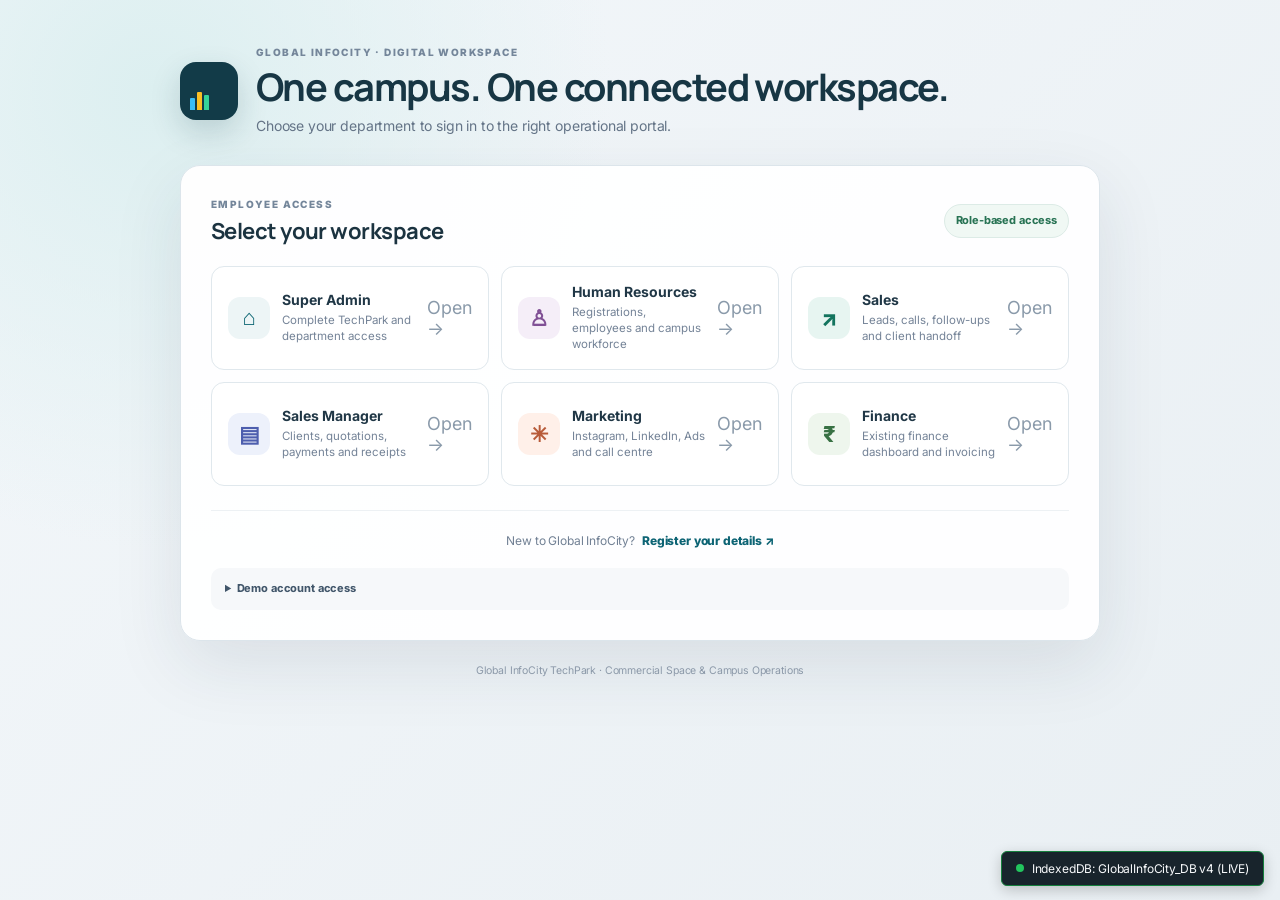
<file: index.html>
<!DOCTYPE html>
<html lang="en">
<head>
  <meta charset="UTF-8">
  <meta name="viewport" content="width=device-width, initial-scale=1.0">
  <meta name="theme-color" content="#123b48">
  <title>Global InfoCity TechPark — Employee Access</title>
  <link rel="stylesheet" href="style.css">
  <link rel="stylesheet" href="portal-access.css">
  <script src="db.js"></script>
  <script src="demo-seed-data.js"></script>
  <script src="portal-access.js" defer></script>
</head>
<body class="portal-login-page">
  <main class="portal-shell">
    <section class="portal-brand">
      <div class="building-mark" aria-hidden="true"><span class="b-tower b-t1"></span><span class="b-tower b-t2"></span><span class="b-tower b-t3"></span></div>
      <div>
        <p class="portal-kicker">GLOBAL INFOCITY · DIGITAL WORKSPACE</p>
        <h1>One campus. One connected workspace.</h1>
        <p>Choose your department to sign in to the right operational portal.</p>
      </div>
    </section>

    <section class="portal-card" aria-labelledby="portalTitle">
      <div class="portal-card-heading">
        <div>
          <span class="portal-kicker">EMPLOYEE ACCESS</span>
          <h2 id="portalTitle">Select your workspace</h2>
        </div>
        <span class="portal-secure-pill">Role-based access</span>
      </div>

      <div id="portalGrid" class="portal-grid" aria-label="Choose a department"></div>

      <form id="portalLoginForm" class="portal-login-form hidden">
        <div class="portal-login-title">
          <button type="button" id="portalBackButton" class="portal-back">← All departments</button>
          <div>
            <span class="portal-kicker">SIGN IN TO</span>
            <h3 id="selectedPortalName">Department</h3>
          </div>
        </div>
        <input type="hidden" id="selectedPortalRole" value="">
        <label for="portalUsername">Work email or username</label>
        <input id="portalUsername" name="username" type="text" autocomplete="username" placeholder="name@globalinfocity.com or username" required>
        <label for="portalPassword">Password</label>
        <input id="portalPassword" name="password" type="password" autocomplete="current-password" placeholder="Enter your password" required>
        <p id="portalLoginMessage" class="portal-message" role="status" aria-live="polite"></p>
        <button type="submit" class="portal-submit">Sign in to workspace <span aria-hidden="true">→</span></button>
      </form>

      <div class="portal-register-strip">
        <span>New to Global InfoCity?</span>
        <a href="register.html">Register your details <span aria-hidden="true">↗</span></a>
      </div>

      <details class="portal-demo-details">
        <summary>Demo account access</summary>
        <div class="portal-demo-grid">
          <span>Super Admin</span><code>admin_aditya / Super@123</code>
          <span>Sales</span><code>sales_karthik / Sales@123</code>
          <span>Sales Manager</span><code>mgr_priya / Mgr@123</code>
          <span>Finance</span><code>fin_arun / Fin@123</code>
          <span>HR</span><code>hr_divya / Hr@123</code>
          <span>Marketing</span><code>marketing_sanjay / Market@123</code>
        </div>
        <p>These are demonstration credentials stored in this browser. Do not use them in a live deployment.</p>
      </details>
    </section>
    <footer class="portal-footer">Global InfoCity TechPark · Commercial Space & Campus Operations</footer>
  </main>
</body>
</html>
</file>
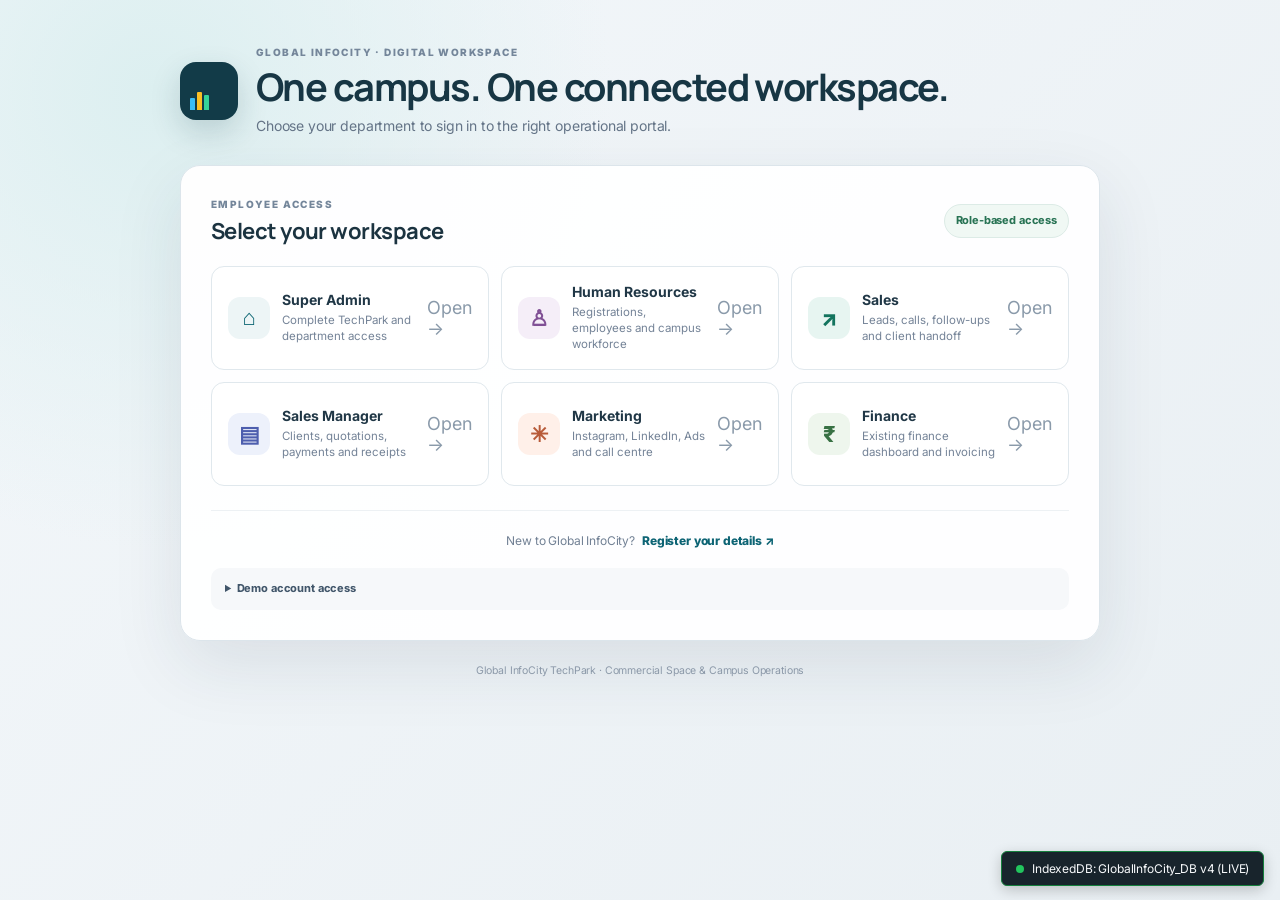
<file: hr.html>
<!DOCTYPE html>
<html lang="en">
<head>
  <meta charset="UTF-8"><meta name="viewport" content="width=device-width,initial-scale=1">
  <title>Global InfoCity — People & Workforce Operations</title>
  <link rel="stylesheet" href="style.css"><link rel="stylesheet" href="department-themes.css"><link rel="stylesheet" href="hr-operations.css"><link rel="stylesheet" href="department-themes.css">
  <script src="db.js"></script>
  <script src="demo-seed-data.js"></script><script src="email-service.js"></script><script src="sidebar.js" defer></script><script src="hr-operations.js" defer></script>
</head>
<body class="theme-hr">
  <div class="navbar">
    <div class="brand-title"><div class="building-mark"><span class="b-tower b-t1"></span><span class="b-tower b-t2"></span><span class="b-tower b-t3"></span></div><span>Global InfoCity</span><span class="brand-sub">People & Workforce Operations</span></div>
    <div class="nav-right"><span id="userDisplay"></span><span class="badge" id="roleBadge">Human Resources</span><button class="btn-logout" id="hrLogout">Sign Out</button></div>
  </div>
  <div class="admin-layout">
    <aside class="sidebar" id="appSidebar">
      <div class="sidebar-head"><div class="sidebar-head-copy"><span class="sidebar-eyebrow">PEOPLE OPERATIONS</span><strong>HR Workspace</strong><small>Employees · Contractors · Campus teams</small></div><button class="sidebar-toggle" id="sidebarToggle" type="button" aria-label="Toggle navigation">‹</button></div>
      <nav class="sidebar-nav">
        <section class="sidebar-group"><div class="sidebar-label">HR Command</div>
          <a class="nav-item" data-view="overview" href="hr.html?view=overview"><span class="nav-icon">▦</span><span class="nav-text">Overview</span></a>
          <a class="nav-item" data-view="approvals" href="hr.html?view=approvals"><span class="nav-icon">✓</span><span class="nav-text">New User Approvals</span><span class="nav-count" id="pendingBadge">0</span></a>
          <a class="nav-item" data-view="recruitment" href="hr.html?view=recruitment"><span class="nav-icon">♙</span><span class="nav-text">Recruitment</span></a>
          <a class="nav-item" data-view="workforce" href="hr.html?view=workforce"><span class="nav-icon">♟</span><span class="nav-text">Employee Directory</span></a>
          <a class="nav-item" data-view="contractors" href="hr.html?view=contractors"><span class="nav-icon">⌂</span><span class="nav-text">Contract & Facility Workforce</span></a>
        </section>
        <section class="sidebar-group"><div class="sidebar-label">People Services</div>
          <a class="nav-item" data-view="attendance" href="hr.html?view=attendance"><span class="nav-icon">◷</span><span class="nav-text">Attendance & Shifts</span></a>
          <a class="nav-item" data-view="leave" href="hr.html?view=leave"><span class="nav-icon">▣</span><span class="nav-text">Leave Management</span></a>
          <a class="nav-item" data-view="learning" href="hr.html?view=learning"><span class="nav-icon">⌁</span><span class="nav-text">Training & Performance</span></a>
          <a class="nav-item" data-view="relations" href="hr.html?view=relations"><span class="nav-icon">♡</span><span class="nav-text">Employee Relations</span></a>
          <a class="nav-item" data-view="compliance" href="hr.html?view=compliance"><span class="nav-icon">⚑</span><span class="nav-text">HR Compliance</span></a>
        </section>
        <section class="sidebar-group admin-only hidden" id="hrAdminLinks"><div class="sidebar-label">Management</div>
          <a class="nav-item" href="superadmin.html?view=departments"><span class="nav-icon">⌂</span><span class="nav-text">Super Admin Overview</span></a>
        </section>
      </nav>
    </aside>

    <main class="main-content">
      <header class="page-heading"><div><span class="page-eyebrow">HUMAN RESOURCES & FACILITY STAFFING</span><h1 id="hrPageTitle">People Operations Overview</h1><p id="hrPageDescription">Manage the people who keep Global InfoCity running, from office teams to essential campus services.</p></div><span class="page-heading-tag" id="hrPageTag">HR operations</span></header>
      <section class="crm-notice"><div><strong>Campus workforce:</strong> Track permanent employees, contract vendors, service-level requirements, attendance, training and statutory documents in one workspace.</div><span class="pill-tag">Global InfoCity · People</span></section>

      <section class="hr-view" id="hr-overview">
        <div class="cards-grid">
          <div class="card"><h3>Pending Account Requests</h3><div class="value" id="kpiPending">0</div></div>
          <div class="card"><h3>Active Employees</h3><div class="value" id="kpiEmployees">0</div></div>
          <div class="card"><h3>Contract Workforce</h3><div class="value" id="kpiContractors">0</div></div>
          <div class="card"><h3>Open Recruitment</h3><div class="value" id="kpiOpenJobs">0</div></div>
        </div>
        <div class="grid-2">
          <div class="panel"><div class="panel-header"><h2>People operations quick access</h2></div><div class="hr-quick-grid">
            <a href="hr.html?view=approvals">Review new registrations <span>→</span></a><a href="hr.html?view=contractors">Manage campus contractors <span>→</span></a>
            <a href="hr.html?view=attendance">Shift & attendance <span>→</span></a><a href="hr.html?view=compliance">Statutory compliance <span>→</span></a>
          </div></div>
          <div class="panel"><div class="panel-header"><h2>Workforce by service</h2></div><div id="workforceSummary" class="hr-summary-list"></div></div>
        </div>
        <div class="panel"><div class="panel-header"><h2>Recent HR activity</h2></div><div class="table-wrap"><table><thead><tr><th>Time</th><th>Employee / Applicant</th><th>Activity</th><th>Module</th></tr></thead><tbody id="hrActivityBody"></tbody></table></div></div>
      </section>

      <section class="hr-view hidden" id="hr-approvals">
        <div class="panel"><div class="panel-header"><div><h2>New user registration requests</h2><p class="subtitle">HR reviews the submitted information, chooses the correct role and activates the account.</p></div><span class="pill-tag" id="approvalCount">0 pending</span></div>
          <div class="table-wrap"><table><thead><tr><th>Applicant</th><th>Contact</th><th>Preferred team</th><th>Position / Experience</th><th>Submitted</th><th>Review</th></tr></thead><tbody id="applicationTableBody"></tbody></table></div>
          <p class="hr-helper">Approving a request creates an active demo account and records the email notification. Real email delivery requires configuring the email provider in <code>email-service.js</code>. A production system must move approval and password handling to a secure backend.</p>
        </div>
      </section>

      <section class="hr-view hidden" id="hr-recruitment">
        <div class="grid-2">
          <div class="panel"><div class="panel-header"><h2>Publish a vacancy</h2></div><form id="jobForm" class="form-grid"><label>Position title<input id="jobTitle" required placeholder="Facility Engineer"></label><label>Department / service<select id="jobDepartment"><option>Administration</option><option>Leasing & Sales</option><option>Facilities</option><option>Security</option><option>Housekeeping</option><option>Engineering</option><option>Finance</option><option>Human Resources</option><option>Marketing</option></select></label><label>Employment type<select id="jobType"><option>Permanent</option><option>Fixed-term</option><option>Contract</option><option>Apprentice / Intern</option></select></label><label>Open positions<input id="jobCount" type="number" min="1" value="1" required></label><label class="full-span">Role summary<textarea id="jobDescription" rows="3" placeholder="Responsibilities and requirements"></textarea></label><button class="btn-primary" type="submit">Publish vacancy</button></form></div>
          <div class="panel"><div class="panel-header"><h2>Recruitment pipeline</h2></div><div id="recruitmentStats" class="hr-summary-list"></div></div>
        </div>
        <div class="panel"><div class="panel-header"><h2>Open vacancies</h2></div><div class="table-wrap"><table><thead><tr><th>Role</th><th>Department</th><th>Type</th><th>Openings</th><th>Status</th><th>Action</th></tr></thead><tbody id="jobTableBody"></tbody></table></div></div>
      </section>

      <section class="hr-view hidden" id="hr-workforce">
        <div class="panel"><div class="panel-header"><h2>Employee directory</h2><button class="btn-sm btn-info" id="exportEmployees">Export CSV</button></div><div class="table-wrap"><table><thead><tr><th>Name</th><th>Username / Email</th><th>Department</th><th>Access scope</th><th>Status</th></tr></thead><tbody id="employeeTableBody"></tbody></table></div></div>
      </section>

      <section class="hr-view hidden" id="hr-contractors">
        <div class="grid-2">
          <div class="panel"><div class="panel-header"><h2>Add contract worker / vendor</h2></div><form id="contractorForm" class="form-grid">
            <label>Worker / vendor name<input id="contractorName" required></label><label>Service category<select id="contractorService"><option>Housekeeping & Cleaning</option><option>Security & Surveillance</option><option>Lift / Elevator Maintenance</option><option>Parking Operations</option><option>HVAC & BMS Maintenance</option><option>Electrical & DG Maintenance</option><option>Plumbing & Water Systems</option><option>Landscaping & Horticulture</option><option>Waste Management</option><option>Pest Control</option><option>Fire & Safety</option><option>Cafeteria / Food Services</option><option>Playground / Recreation</option><option>General Civil Maintenance</option></select></label>
            <label>Engagement type<select id="contractorType"><option>Vendor Company</option><option>Individual Contract</option><option>Manpower Agency</option></select></label><label>Headcount<input id="contractorCount" type="number" min="1" value="1"></label>
            <label>Supervisor / contact<input id="contractorSupervisor"></label><label>Phone / email<input id="contractorContact"></label><label>Contract start<input id="contractStart" type="date"></label><label>Contract end<input id="contractEnd" type="date"></label><label>Monthly contract value (₹)<input id="contractValue" type="number" min="0" value="0"></label><label>Shift coverage<select id="contractShift"><option>Day</option><option>Night</option><option>24 × 7</option><option>Rotational</option></select></label>
            <button class="btn-primary" type="submit">Add workforce record</button>
          </form></div>
          <div class="panel"><div class="panel-header"><h2>Campus service coverage</h2></div><div id="contractCoverage" class="hr-summary-list"></div></div>
        </div>
        <div class="panel"><div class="panel-header"><h2>Contractor and service partner register</h2></div><div class="table-wrap"><table><thead><tr><th>Partner / worker</th><th>Service</th><th>Type</th><th>Headcount</th><th>Contract period</th><th>Value / month</th><th>Status</th><th>Action</th></tr></thead><tbody id="contractorTableBody"></tbody></table></div></div>
      </section>

      <section class="hr-view hidden" id="hr-attendance">
        <div class="grid-2"><div class="panel"><div class="panel-header"><h2>Record attendance / shift coverage</h2></div><form id="attendanceForm" class="form-grid"><label>Employee / worker<input id="attendanceName" required></label><label>Service / department<input id="attendanceDepartment" required placeholder="Security, housekeeping..."></label><label>Work date<input id="attendanceDate" type="date" required></label><label>Shift<select id="attendanceShift"><option>Morning</option><option>General</option><option>Evening</option><option>Night</option><option>24 × 7</option></select></label><label>Attendance status<select id="attendanceStatus"><option>Present</option><option>Absent</option><option>Weekly Off</option><option>On Leave</option><option>Overtime</option></select></label><button class="btn-primary" type="submit">Save attendance</button></form></div><div class="panel"><div class="panel-header"><h2>Attendance controls</h2></div><p class="subtitle">Demo attendance register supports date, shift and service-level monitoring. Integrate biometric or vendor attendance feeds for production.</p><div id="attendanceKpis" class="hr-summary-list"></div></div></div>
        <div class="panel"><div class="panel-header"><h2>Attendance register</h2></div><div class="table-wrap"><table><thead><tr><th>Name</th><th>Department / Service</th><th>Date</th><th>Shift</th><th>Status</th></tr></thead><tbody id="attendanceTableBody"></tbody></table></div></div>
      </section>

      <section class="hr-view hidden" id="hr-leave">
        <div class="panel"><div class="panel-header"><h2>Leave requests & approvals</h2></div><form id="leaveForm" class="form-grid"><label>Employee<input id="leaveEmployee" required></label><label>Leave type<select id="leaveType"><option>Annual / Earned</option><option>Sick</option><option>Casual</option><option>Compensatory Off</option><option>Unpaid</option></select></label><label>From<input id="leaveFrom" type="date" required></label><label>To<input id="leaveTo" type="date" required></label><label class="full-span">Reason<textarea id="leaveReason" rows="2"></textarea></label><button class="btn-primary" type="submit">Submit leave request</button></form></div>
        <div class="panel"><div class="panel-header"><h2>Leave queue</h2></div><div class="table-wrap"><table><thead><tr><th>Employee</th><th>Type</th><th>Period</th><th>Reason</th><th>Status</th><th>Action</th></tr></thead><tbody id="leaveTableBody"></tbody></table></div></div>
      </section>

      <section class="hr-view hidden" id="hr-learning">
        <div class="grid-2"><div class="panel"><div class="panel-header"><h2>Learning / induction programme</h2></div><form id="trainingForm" class="form-grid"><label>Programme title<input id="trainingTitle" required></label><label>Target team<input id="trainingTeam" placeholder="All employees"></label><label>Training date<input id="trainingDate" type="date"></label><label>Owner / trainer<input id="trainingOwner"></label><button class="btn-primary" type="submit">Add programme</button></form></div><div class="panel"><div class="panel-header"><h2>Performance review record</h2></div><form id="performanceForm" class="form-grid"><label>Employee<input id="performanceEmployee" required></label><label>Review period<input id="performancePeriod" placeholder="Q4 2026"></label><label>Rating<select id="performanceRating"><option>Exceeds Expectations</option><option>Meets Expectations</option><option>Needs Improvement</option><option>Unsatisfactory</option></select></label><label>Reviewer<input id="performanceReviewer"></label><button class="btn-primary" type="submit">Save review</button></form></div></div>
        <div class="panel"><div class="panel-header"><h2>Training calendar</h2></div><div class="table-wrap"><table><thead><tr><th>Programme</th><th>Target team</th><th>Date</th><th>Trainer</th></tr></thead><tbody id="trainingTableBody"></tbody></table></div></div>
        <div class="panel"><div class="panel-header"><h2>Performance review log</h2></div><div class="table-wrap"><table><thead><tr><th>Employee</th><th>Period</th><th>Rating</th><th>Reviewer</th></tr></thead><tbody id="performanceTableBody"></tbody></table></div></div>
      </section>

      <section class="hr-view hidden" id="hr-relations">
        <div class="grid-2"><div class="panel"><div class="panel-header"><h2>Employee relations / grievance log</h2></div><form id="relationForm" class="form-grid"><label>Employee / reporter<input id="relationPerson" required></label><label>Category<select id="relationCategory"><option>Workplace concern</option><option>Safety issue</option><option>Conduct / disciplinary</option><option>Harassment complaint</option><option>Welfare / accommodation</option><option>Recognition</option></select></label><label>Priority<select id="relationPriority"><option>Normal</option><option>High</option><option>Confidential</option><option>Urgent</option></select></label><label class="full-span">Summary<textarea id="relationSummary" rows="3" required></textarea></label><button class="btn-primary" type="submit">Record confidential case</button></form></div><div class="panel"><div class="panel-header"><h2>HR case handling</h2></div><p class="subtitle">Record only the minimum necessary personal data. Restrict access to authorised HR personnel and use a secure case-management service for sensitive matters.</p><div id="relationStats" class="hr-summary-list"></div></div></div>
        <div class="panel"><div class="panel-header"><h2>Case register</h2></div><div class="table-wrap"><table><thead><tr><th>Reference</th><th>Reporter</th><th>Category</th><th>Priority</th><th>Summary</th><th>Status</th><th>Action</th></tr></thead><tbody id="relationTableBody"></tbody></table></div></div>
      </section>

      <section class="hr-view hidden" id="hr-compliance">
        <div class="panel"><div class="panel-header"><h2>HR & contractor compliance checklist</h2><p class="subtitle">Track applicability and evidence; final legal compliance should be verified by the organisation's HR/legal team.</p></div>
          <div id="complianceChecklist" class="hr-check-grid">
            <label><input type="checkbox" data-compliance="Employment agreements"> Employment agreements and appointment letters</label>
            <label><input type="checkbox" data-compliance="Wage and payroll records"> Wage, payroll and bank transfer records</label>
            <label><input type="checkbox" data-compliance="EPF / ESI review"> EPF / ESI applicability and remittances</label>
            <label><input type="checkbox" data-compliance="Contract labour records"> Contract labour licence / registration review</label>
            <label><input type="checkbox" data-compliance="Vendor insurance"> Vendor and worker insurance evidence</label>
            <label><input type="checkbox" data-compliance="Safety induction"> Safety induction and PPE acknowledgement</label>
            <label><input type="checkbox" data-compliance="Background verification"> Background verification where lawful and appropriate</label>
            <label><input type="checkbox" data-compliance="POSH awareness"> POSH policy, awareness and committee process</label>
            <label><input type="checkbox" data-compliance="Emergency training"> Emergency, fire and evacuation training</label>
            <label><input type="checkbox" data-compliance="Shift and overtime records"> Shift, overtime and rest-period records</label>
          </div><button class="btn-primary" id="saveCompliance">Save checklist</button><span id="complianceSaved" class="subtitle"></span>
        </div>
      </section>
    </main>
  </div>

  <dialog id="approvalDialog" class="hr-dialog"><form method="dialog" id="approvalForm">
    <div class="panel-header"><div><span class="page-eyebrow">HR DECISION</span><h2 id="approvalApplicantName">Approve applicant</h2></div><button class="btn-sm btn-secondary" value="cancel">✕</button></div>
    <input type="hidden" id="approvalApplicationId">
    <label for="approvalRole">Assign department role</label><select id="approvalRole" required><option value="">Select role</option><option>Sales</option><option>Sales Manager</option><option>Finance</option><option>HR</option><option>Marketing</option></select>
    <label for="approvalScope">Authority / position scope</label><input id="approvalScope" placeholder="e.g. Housekeeping Supervisor / Chennai campus">
    <p class="hr-helper">Approving activates the browser-demo account and attempts to send an email through the configured provider.</p>
    <div class="dialog-actions"><button type="button" class="btn-sm btn-secondary" id="rejectApplication">Reject request</button><button type="submit" class="btn-primary">Approve & activate</button></div>
  </form></dialog>
</body>
</html>
</file>
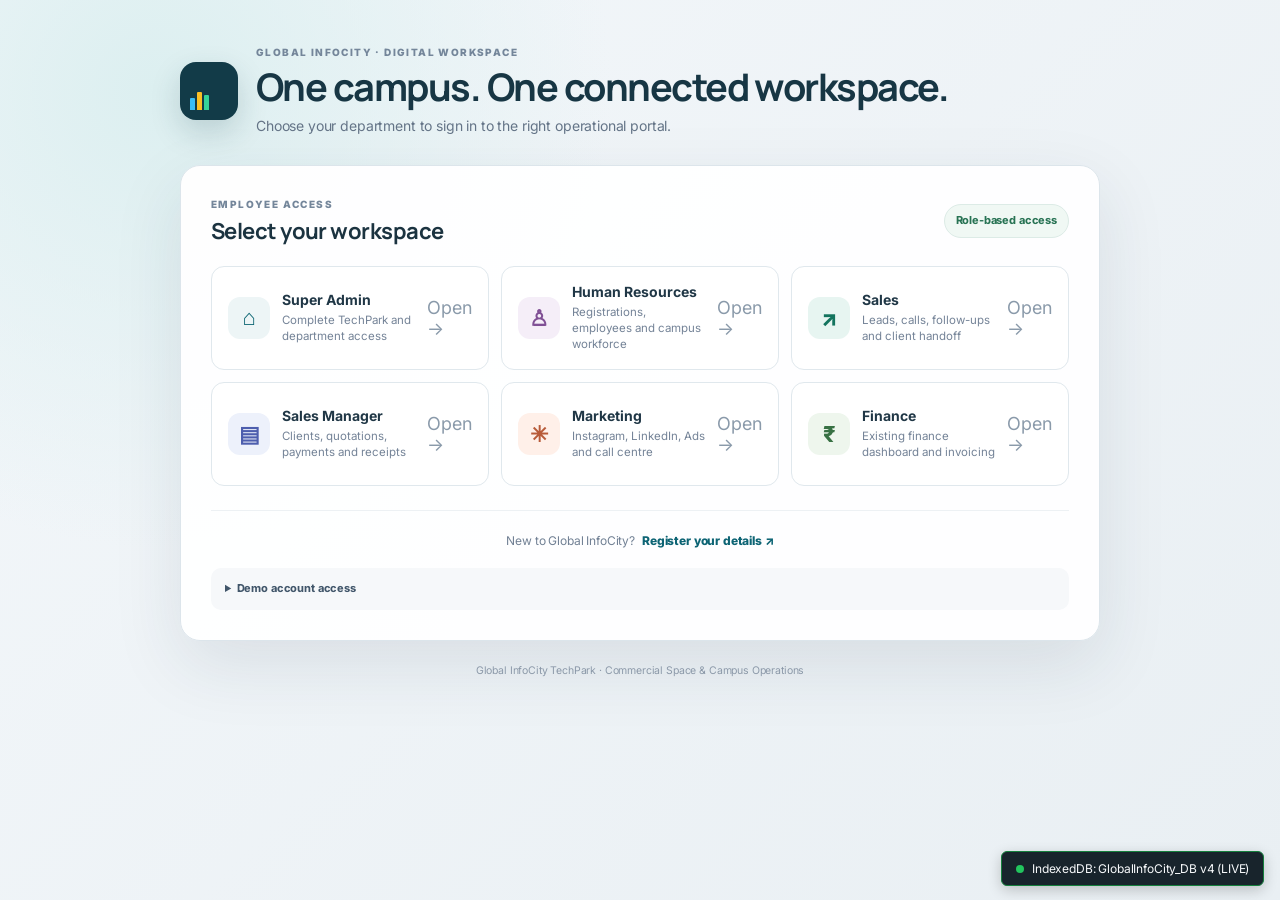
<file: marketing.html>
<!DOCTYPE html>
<html lang="en"><head><meta charset="UTF-8"><meta name="viewport" content="width=device-width,initial-scale=1">
<title>Global InfoCity — Marketing & Brand Studio</title><link rel="stylesheet" href="style.css"><link rel="stylesheet" href="department-themes.css"><link rel="stylesheet" href="marketing.css">
<script src="db.js"></script>
  <script src="demo-seed-data.js"></script><script src="sidebar.js" defer></script><script src="marketing.js" defer></script></head>
<body class="theme-marketing">
<div class="navbar"><div class="brand-title"><div class="building-mark"><span class="b-tower b-t1"></span><span class="b-tower b-t2"></span><span class="b-tower b-t3"></span></div><span>Global InfoCity</span><span class="brand-sub">Marketing & Brand Studio</span></div><div class="nav-right"><span id="userDisplay"></span><span class="badge">Marketing</span><button class="btn-logout" id="marketingLogout">Sign Out</button></div></div>
<div class="admin-layout"><aside class="sidebar" id="appSidebar"><div class="sidebar-head"><div class="sidebar-head-copy"><span class="sidebar-eyebrow">BRAND & GROWTH</span><strong>Marketing Studio</strong><small>Content · Community · Reach</small></div><button class="sidebar-toggle" id="sidebarToggle" type="button">‹</button></div>
<nav class="sidebar-nav"><section class="sidebar-group"><div class="sidebar-label">Marketing</div><a class="nav-item" data-view="overview" href="marketing.html?view=overview"><span class="nav-icon">▦</span><span class="nav-text">Overview</span></a><a class="nav-item" data-view="channels" href="marketing.html?view=channels"><span class="nav-icon">◎</span><span class="nav-text">Digital Channels</span></a><a class="nav-item" data-view="content" href="marketing.html?view=content"><span class="nav-icon">✎</span><span class="nav-text">Content Calendar</span></a><a class="nav-item" data-view="campaigns" href="marketing.html?view=campaigns"><span class="nav-icon">✳</span><span class="nav-text">Campaigns & Promotions</span></a><a class="nav-item" data-view="community" href="marketing.html?view=community"><span class="nav-icon">♧</span><span class="nav-text">Community & Events</span></a></section><section class="sidebar-group admin-only hidden" id="marketingAdminLinks"><div class="sidebar-label">Management</div><a class="nav-item" href="superadmin.html?view=departments"><span class="nav-icon">⌂</span><span class="nav-text">Super Admin Overview</span></a></section></nav></aside>
<main class="main-content"><header class="page-heading"><div><span class="page-eyebrow">BRAND, DEMAND GENERATION & COMMUNICATIONS</span><h1 id="marketingTitle">Marketing Overview</h1><p id="marketingDescription">Manage Global InfoCity's digital presence, campaigns, content production and community reach.</p></div><span class="page-heading-tag">Growth operations</span></header>
<section class="crm-notice"><div><strong>Marketing workspace:</strong> Record real channel metrics, plan campaigns, assign content work and track deliverables across digital and on-campus touchpoints.</div><span class="pill-tag">Marketing team</span></section>
<section class="marketing-view" id="marketing-overview"><div class="cards-grid"><div class="card"><h3>Total Followers / Subscribers</h3><div class="value" id="totalFollowers">0</div></div><div class="card"><h3>Total Reach (period)</h3><div class="value" id="totalReach">0</div></div><div class="card"><h3>Content in Progress</h3><div class="value" id="contentInProgress">0</div></div><div class="card"><h3>Active Campaigns</h3><div class="value" id="activeCampaigns">0</div></div></div>
<div class="grid-2"><div class="panel"><div class="panel-header"><h2>Channel performance</h2><a href="marketing.html?view=channels">Manage channels →</a></div><div id="channelSummary" class="marketing-summary"></div></div><div class="panel"><div class="panel-header"><h2>Content production pulse</h2><a href="marketing.html?view=content">Open calendar →</a></div><div id="contentSummary" class="marketing-summary"></div></div></div>
<div class="panel"><div class="panel-header"><h2>Upcoming campaigns</h2></div><div class="table-wrap"><table><thead><tr><th>Campaign</th><th>Channel</th><th>Objective</th><th>Period</th><th>Status</th></tr></thead><tbody id="campaignOverviewBody"></tbody></table></div></div></section>
<section class="marketing-view hidden" id="marketing-channels"><div class="grid-2"><div class="panel"><div class="panel-header"><h2>Add / update channel metrics</h2></div><form id="channelForm" class="form-grid"><label>Channel<select id="channelName"><option>Instagram</option><option>LinkedIn</option><option>Website</option><option>YouTube</option><option>Facebook</option><option>Google Business Profile</option><option>Email Newsletter</option><option>WhatsApp Community</option><option>On-campus Posters</option><option>Café / Canteen Promotions</option><option>Events & Partnerships</option><option>Other</option></select></label><label>Account / page name<input id="channelHandle" placeholder="@globalinfocity"></label><label>Followers / subscribers<input id="channelFollowers" type="number" min="0" value="0"></label><label>Reach for reporting period<input id="channelReach" type="number" min="0" value="0"></label><label>Engagements<input id="channelEngagement" type="number" min="0" value="0"></label><label>Reporting period<input id="channelPeriod" placeholder="November 2026"></label><label class="full-span">Channel URL<input id="channelUrl" type="url" placeholder="https://..."></label><button class="btn-primary" type="submit">Save channel metrics</button></form></div><div class="panel"><div class="panel-header"><h2>What this dashboard tracks</h2></div><div class="marketing-summary"><p>Record platform follower counts, website traffic/reach, post impressions, engagement and offline campaign estimates. Enter updated measurements for each reporting period; the demo does not fetch live platform analytics automatically.</p><p><strong>Key KPI:</strong> engagement rate = engagements ÷ reach × 100.</p></div></div></div><div class="panel"><div class="panel-header"><h2>Channel register & metrics</h2></div><div class="table-wrap"><table><thead><tr><th>Channel</th><th>Page / account</th><th>Followers</th><th>Reach</th><th>Engagements</th><th>Engagement rate</th><th>Period</th><th>Action</th></tr></thead><tbody id="channelTableBody"></tbody></table></div></div></section>
<section class="marketing-view hidden" id="marketing-content"><div class="panel"><div class="panel-header"><h2>Create content task</h2></div><form id="contentForm" class="form-grid"><label>Content title<input id="contentTitle" required></label><label>Platform<select id="contentPlatform"><option>Instagram</option><option>LinkedIn</option><option>Website</option><option>YouTube</option><option>Facebook</option><option>WhatsApp</option><option>Print / Poster</option><option>On-campus Screen</option></select></label><label>Content format<select id="contentFormat"><option>Reel / Short Video</option><option>Static Post</option><option>Carousel</option><option>Story</option><option>Article / Blog</option><option>Poster / Flyer</option><option>Email</option><option>Event Coverage</option></select></label><label>Owner<input id="contentOwner" placeholder="Designer / editor / copywriter"></label><label>Due date<input id="contentDue" type="date"></label><label>Status<select id="contentStatus"><option>Idea</option><option>Briefed</option><option>In Progress</option><option>Review</option><option>Scheduled</option><option>Published</option><option>On Hold</option></select></label><label class="full-span">Brief / caption / deliverables<textarea id="contentBrief" rows="3"></textarea></label><button class="btn-primary" type="submit">Add content task</button></form></div><div class="panel"><div class="panel-header"><h2>Content production calendar</h2></div><div class="table-wrap"><table><thead><tr><th>Content</th><th>Platform</th><th>Format</th><th>Owner</th><th>Due date</th><th>Status</th><th>Action</th></tr></thead><tbody id="contentTableBody"></tbody></table></div></div></section>
<section class="marketing-view hidden" id="marketing-campaigns"><div class="panel"><div class="panel-header"><h2>Launch a campaign</h2></div><form id="campaignForm" class="form-grid"><label>Campaign name<input id="campaignName" required></label><label>Channel<select id="campaignChannel"><option>Instagram</option><option>LinkedIn</option><option>Website</option><option>Outdoor / Poster</option><option>Café / Canteen</option><option>Events</option><option>Multi-channel</option></select></label><label>Objective<select id="campaignObjective"><option>Leasing leads</option><option>Brand awareness</option><option>Tenant engagement</option><option>Event attendance</option><option>Amenity footfall</option><option>Recruitment</option></select></label><label>Budget (₹)<input id="campaignBudget" type="number" min="0" value="0"></label><label>Start date<input id="campaignStart" type="date"></label><label>End date<input id="campaignEnd" type="date"></label><label>Status<select id="campaignStatus"><option>Planning</option><option>Active</option><option>Paused</option><option>Completed</option></select></label><label>Target audience<input id="campaignAudience" placeholder="IT companies, employees, visitors"></label><button class="btn-primary" type="submit">Save campaign</button></form></div><div class="panel"><div class="panel-header"><h2>Campaign tracker</h2></div><div class="table-wrap"><table><thead><tr><th>Campaign</th><th>Channel</th><th>Objective</th><th>Audience</th><th>Budget</th><th>Period</th><th>Status</th></tr></thead><tbody id="campaignTableBody"></tbody></table></div></div></section>
<section class="marketing-view hidden" id="marketing-community"><div class="grid-2"><div class="panel"><div class="panel-header"><h2>Community / on-campus promotion</h2></div><form id="communityForm" class="form-grid"><label>Activity name<input id="communityName" required></label><label>Touchpoint<select id="communityTouchpoint"><option>Café / Canteen</option><option>Terrace / Food Court</option><option>Playground / Recreation</option><option>Lobby / Reception</option><option>Parking / Entry Gate</option><option>Tenant Newsletter</option><option>Community Event</option><option>Poster / Digital Signage</option></select></label><label>Activity date<input id="communityDate" type="date"></label><label>Owner / partner<input id="communityOwner"></label><label>Estimated footfall / audience<input id="communityAudience" type="number" min="0" value="0"></label><label>Status<select id="communityStatus"><option>Planned</option><option>In Progress</option><option>Completed</option></select></label><button class="btn-primary" type="submit">Add activity</button></form></div><div class="panel"><div class="panel-header"><h2>Marketing touchpoints</h2></div><p class="subtitle">Use this workspace to coordinate cafe launch offers, tenant events, visitor campaigns, playground activities, terrace activations, posters and digital signage.</p></div></div><div class="panel"><div class="panel-header"><h2>Community activity register</h2></div><div class="table-wrap"><table><thead><tr><th>Activity</th><th>Touchpoint</th><th>Date</th><th>Owner</th><th>Audience</th><th>Status</th></tr></thead><tbody id="communityTableBody"></tbody></table></div></div></section>
</main></div></body></html>
</file>
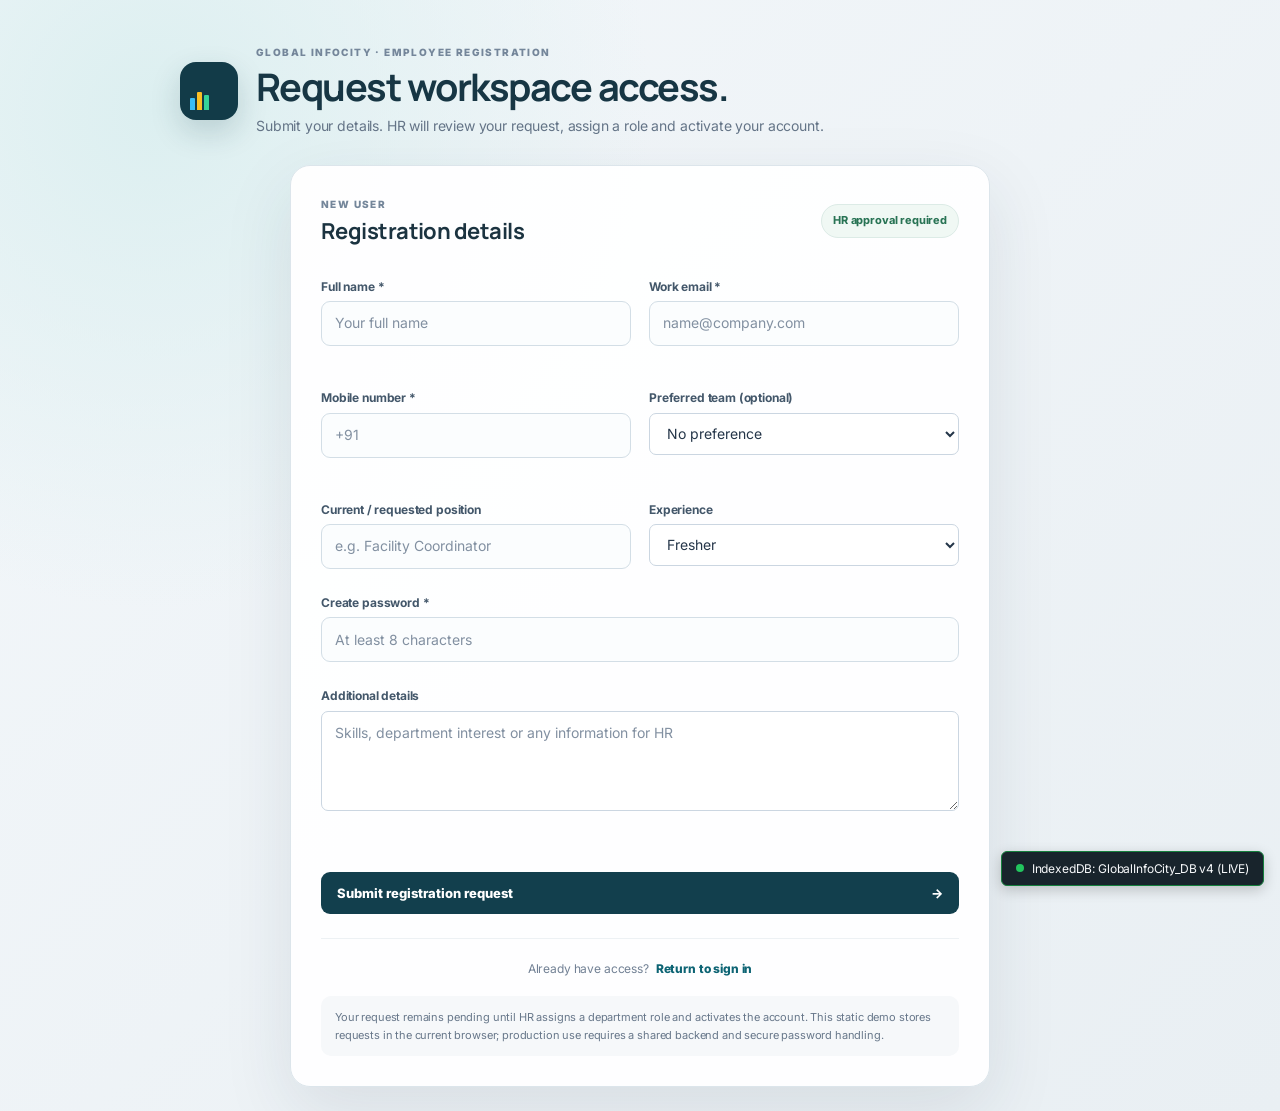
<file: register.html>
<!DOCTYPE html>
<html lang="en">
<head>
  <meta charset="UTF-8"><meta name="viewport" content="width=device-width,initial-scale=1.0">
  <title>Register — Global InfoCity TechPark</title>
  <link rel="stylesheet" href="style.css"><link rel="stylesheet" href="portal-access.css">
  <script src="db.js"></script>
  <script src="demo-seed-data.js"></script><script src="registration.js" defer></script>
</head>
<body class="portal-login-page">
  <main class="portal-shell">
    <section class="portal-brand">
      <div class="building-mark"><span class="b-tower b-t1"></span><span class="b-tower b-t2"></span><span class="b-tower b-t3"></span></div>
      <div><p class="portal-kicker">GLOBAL INFOCITY · EMPLOYEE REGISTRATION</p><h1>Request workspace access.</h1><p>Submit your details. HR will review your request, assign a role and activate your account.</p></div>
    </section>
    <section class="portal-card" style="max-width:700px">
      <div class="portal-card-heading"><div><span class="portal-kicker">NEW USER</span><h2>Registration details</h2></div><span class="portal-secure-pill">HR approval required</span></div>
      <form id="registrationForm" class="portal-login-form" style="max-width:none">
        <div class="grid-2">
          <div><label for="appName">Full name *</label><input id="appName" required maxlength="90" placeholder="Your full name"></div>
          <div><label for="appEmail">Work email *</label><input id="appEmail" type="email" required placeholder="name@company.com"></div>
          <div><label for="appPhone">Mobile number *</label><input id="appPhone" type="tel" required pattern="[0-9+() -]{8,18}" placeholder="+91"></div>
          <div><label for="appPreference">Preferred team (optional)</label><select id="appPreference"><option value="">No preference</option><option>Sales</option><option>Sales Manager</option><option>Finance</option><option>HR</option><option>Marketing</option></select></div>
          <div><label for="appPosition">Current / requested position</label><input id="appPosition" maxlength="100" placeholder="e.g. Facility Coordinator"></div>
          <div><label for="appExperience">Experience</label><select id="appExperience"><option>Fresher</option><option>1–2 years</option><option>3–5 years</option><option>6–10 years</option><option>10+ years</option></select></div>
        </div>
        <label for="appPassword">Create password *</label><input id="appPassword" type="password" minlength="8" autocomplete="new-password" required placeholder="At least 8 characters">
        <label for="appNotes">Additional details</label><textarea id="appNotes" rows="3" maxlength="600" placeholder="Skills, department interest or any information for HR"></textarea>
        <p class="portal-message" id="registrationMessage" role="status" aria-live="polite"></p>
        <button type="submit" class="portal-submit">Submit registration request <span>→</span></button>
      </form>
      <div class="portal-register-strip"><span>Already have access?</span><a href="index.html">Return to sign in</a></div>
      <p class="portal-demo-details">Your request remains pending until HR assigns a department role and activates the account. This static demo stores requests in the current browser; production use requires a shared backend and secure password handling.</p>
    </section>
  </main>
</body>
</html>
</file>
<file: style.css>
@import url('https://fonts.googleapis.com/css2?family=Inter:wght@400;500;600;700;800&family=Manrope:wght@500;600;700;800&family=IBM+Plex+Mono:wght@400;500;600&display=swap');

:root {
    --park-charcoal: #18242c;
    --park-teal: #0f4c5c;
    --park-blue: #1d4ed8;
    --park-amber: #b45309;
    --park-bg: #f4f5f7;
    --park-surface: #ffffff;
    --park-border: #d8dee6;
    --park-text: #1e293b;
    --park-muted: #5b6777;
    --park-green: #15803d;
    --park-red: #b91c1c;
}

* {
    box-sizing: border-box;
    margin: 0;
    padding: 0;
    font-family: 'Inter', -apple-system, BlinkMacSystemFont, 'Segoe UI', sans-serif;
}

body {
    background-color: var(--park-bg);
    color: var(--park-text);
    min-height: 100vh;
    font-size: 15px;
    line-height: 1.55;
    -webkit-font-smoothing: antialiased;
    -moz-osx-font-smoothing: grayscale;
}

/* Architectural Brand Icon */
.building-mark {
    display: inline-flex;
    align-items: flex-end;
    gap: 2px;
    height: 18px;
}
.b-tower {
    width: 5px;
    background: #f59e0b;
    border-radius: 1px 1px 0 0;
}
.b-t1 { height: 12px; background: #38bdf8; }
.b-t2 { height: 18px; background: #fbbf24; }
.b-t3 { height: 15px; background: #34d399; }

/* Login / Auth Container */
.auth-container {
    width: 440px;
    margin: 50px auto;
    background: var(--park-surface);
    border: 1px solid var(--park-border);
    border-top: 4px solid var(--park-teal);
    padding: 32px;
    border-radius: 6px;
    box-shadow: 0 6px 24px rgba(15, 23, 42, 0.06);
}

.tabs {
    display: flex;
    margin-bottom: 20px;
    border-bottom: 2px solid #edf0f5;
}

.tab-btn {
    flex: 1;
    padding: 10px;
    background: none;
    border: none;
    font-size: 14px;
    font-weight: 600;
    cursor: pointer;
    color: var(--park-muted);
}

.tab-btn.active {
    color: var(--park-teal);
    border-bottom: 2px solid var(--park-teal);
    margin-bottom: -2px;
}

.auth-form h2 {
    font-size: 20px;
    font-weight: 700;
    color: var(--park-charcoal);
    margin-bottom: 4px;
}

.subtitle {
    font-size: 13px;
    color: var(--park-muted);
    margin-bottom: 18px;
}

input, select, textarea {
    width: 100%;
    padding: 10px 12px;
    margin-bottom: 13px;
    background: #ffffff;
    border: 1px solid #cbd5e1;
    border-radius: 4px;
    color: var(--park-text);
    font-size: 13.5px;
}

input:focus, select:focus, textarea:focus {
    outline: none;
    border-color: var(--park-teal);
    box-shadow: 0 0 0 3px rgba(15, 76, 92, 0.12);
}

.btn-primary {
    width: 100%;
    padding: 10px 16px;
    background: var(--park-teal);
    color: #ffffff;
    border: none;
    border-radius: 4px;
    font-size: 14px;
    font-weight: 600;
    cursor: pointer;
    transition: background 0.15s;
}

.btn-primary:hover {
    background: #0a3642;
}

.hidden { display: none !important; }
.error-msg { color: var(--park-red); font-size: 13px; margin-top: 8px; }
.success-msg { color: var(--park-green); font-size: 13px; margin-top: 8px; }

.demo-creds {
    margin-top: 18px;
    padding: 12px;
    background: #f8fafc;
    border: 1px solid var(--park-border);
    border-left: 4px solid var(--park-amber);
    border-radius: 4px;
    font-size: 12px;
    line-height: 1.75;
    color: #334155;
}

code {
    font-family: 'IBM Plex Mono', monospace;
    background: #eef2f6;
    padding: 2px 5px;
    border-radius: 3px;
    color: #0f172a;
    font-size: 11.5px;
}

/* Top Navigation Bar */
.navbar {
    background: var(--park-charcoal);
    color: #ffffff;
    height: 56px;
    padding: 0 24px;
    display: flex;
    justify-content: space-between;
    align-items: center;
    position: sticky;
    top: 0;
    z-index: 100;
    border-bottom: 2px solid #0f4c5c;
}

.brand-title {
    display: flex;
    align-items: center;
    gap: 12px;
    font-size: 16px;
    font-weight: 700;
    color: #ffffff;
    letter-spacing: 0.2px;
}

.brand-sub {
    font-size: 11.5px;
    color: #94a3b8;
    font-weight: 400;
    margin-left: 6px;
    padding-left: 10px;
    border-left: 1px solid #334155;
}

.nav-right {
    display: flex;
    align-items: center;
    gap: 14px;
    font-size: 13px;
    color: #e2e8f0;
}

.badge {
    background: #0f4c5c;
    border: 1px solid #38bdf8;
    color: #e0f2fe;
    padding: 4px 10px;
    border-radius: 4px;
    font-size: 11.5px;
    font-weight: 600;
}

.btn-logout {
    background: #b91c1c;
    color: #ffffff;
    border: none;
    padding: 6px 12px;
    border-radius: 4px;
    cursor: pointer;
    font-size: 12.5px;
    font-weight: 600;
}
.btn-logout:hover { background: #991b1b; }

/* Workspace Layout */
.admin-layout {
    display: flex;
    min-height: calc(100vh - 56px);
}

.sidebar {
    width: 245px;
    background: #ffffff;
    border-right: 1px solid var(--park-border);
    padding: 18px 10px;
    display: flex;
    flex-direction: column;
    gap: 4px;
}

.sidebar-label {
    padding: 14px 14px 5px;
    color: #64748b;
    font-size: 10px;
    font-weight: 700;
    letter-spacing: 0.8px;
    text-transform: uppercase;
}

.nav-item {
    padding: 10px 14px;
    border-radius: 4px;
    color: #475569;
    cursor: pointer;
    font-size: 13.5px;
    font-weight: 500;
    transition: 0.15s;
    border-left: 3px solid transparent;
    text-decoration: none;
    display: block;
}

.nav-item:hover {
    background: #f1f5f9;
    color: #0f172a;
}

.nav-item.active {
    background: #f0f7f9;
    border-left: 3px solid var(--park-teal);
    color: var(--park-teal);
    font-weight: 700;
}

.main-content {
    flex: 1;
    padding: 22px 26px;
    max-width: 1440px;
    overflow-x: hidden;
}

/* Context Banner */
.crm-notice {
    background: #ffffff;
    border: 1px solid var(--park-border);
    border-left: 4px solid var(--park-teal);
    padding: 12px 16px;
    border-radius: 4px;
    margin-bottom: 18px;
    display: flex;
    align-items: center;
    justify-content: space-between;
    font-size: 13px;
    color: #334155;
}

/* KPI Cards */
.cards-grid {
    display: grid;
    grid-template-columns: repeat(auto-fit, minmax(200px, 1fr));
    gap: 14px;
    margin-bottom: 20px;
}

.card {
    background: var(--park-surface);
    border: 1px solid var(--park-border);
    padding: 16px 18px;
    border-radius: 5px;
}

.card h3 {
    font-size: 11.5px;
    text-transform: uppercase;
    letter-spacing: 0.5px;
    color: var(--park-muted);
    margin-bottom: 6px;
    font-weight: 600;
}

.card .value {
    font-size: 23px;
    font-weight: 700;
    color: var(--park-charcoal);
}
.card.green .value { color: var(--park-green); }
.card.red .value { color: var(--park-red); }
.card.blue .value { color: var(--park-teal); }

/* 6-Stage Kanban Pipeline Board */
.pipeline-board {
    display: grid;
    grid-template-columns: repeat(6, minmax(205px, 1fr));
    gap: 12px;
    overflow-x: auto;
    padding-bottom: 8px;
    margin-bottom: 22px;
}

.stage-col {
    background: #ebedf2;
    border: 1px solid #d5dbe3;
    border-radius: 6px;
    padding: 10px;
    min-height: 310px;
    display: flex;
    flex-direction: column;
    gap: 10px;
}

.stage-header {
    display: flex;
    justify-content: space-between;
    align-items: center;
    padding-bottom: 8px;
    border-bottom: 2px solid #cbd5e1;
    font-size: 12.5px;
    font-weight: 700;
    text-transform: uppercase;
    letter-spacing: 0.4px;
}

.stage-Leads .stage-header { border-color: #64748b; color: #334155; }
.stage-Call .stage-header { border-color: #0284c7; color: #0369a1; }
.stage-FollowUp .stage-header { border-color: #d97706; color: #b45309; }
.stage-Quotation .stage-header { border-color: #7c3aed; color: #6d28d9; }
.stage-Booked .stage-header { border-color: #15803d; color: #15803d; }
.stage-Lost .stage-header { border-color: #b91c1c; color: #b91c1c; }

.lease-card {
    background: #ffffff;
    border: 1px solid #dce1e9;
    border-radius: 5px;
    padding: 11px;
    box-shadow: 0 1px 2px rgba(0,0,0,0.04);
    display: flex;
    flex-direction: column;
    gap: 6px;
}

.lease-card .btn-sm {
    align-self: flex-start;
}

.lease-card h4 {
    font-size: 13.5px;
    color: var(--park-charcoal);
    font-weight: 700;
}

.lease-meta {
    font-size: 11.5px;
    color: var(--park-muted);
    line-height: 1.45;
}

.lease-price {
    font-size: 13px;
    font-weight: 700;
    color: var(--park-teal);
}

/* Charts Grid */
.charts-grid {
    display: grid;
    grid-template-columns: repeat(auto-fit, minmax(380px, 1fr));
    gap: 18px;
    margin-bottom: 20px;
}

.chart-box {
    position: relative;
    height: 250px;
    width: 100%;
}

/* Panels & Tables */
.panel {
    background: var(--park-surface);
    border: 1px solid var(--park-border);
    padding: 18px 20px;
    border-radius: 5px;
    margin-bottom: 20px;
}

.panel-header {
    display: flex;
    justify-content: space-between;
    align-items: center;
    margin-bottom: 14px;
    padding-bottom: 10px;
    border-bottom: 1px solid #eef1f6;
}

.panel h2 {
    font-size: 15.5px;
    color: var(--park-charcoal);
    font-weight: 700;
}

table {
    width: 100%;
    border-collapse: collapse;
}

th, td {
    padding: 10px 11px;
    text-align: left;
    border-bottom: 1px solid #eef1f6;
    font-size: 13px;
}

th {
    background: #f8fafc;
    color: #475569;
    font-weight: 700;
    font-size: 11px;
    text-transform: uppercase;
    letter-spacing: 0.4px;
}

tr:hover td { background: #f8fafc; }

.btn-sm {
    padding: 5px 9px;
    border: none;
    border-radius: 4px;
    cursor: pointer;
    font-size: 11.5px;
    font-weight: 600;
    color: #ffffff;
    margin-right: 3px;
}
.btn-danger { background: var(--park-red); }
.btn-warn { background: var(--park-amber); }
.btn-success { background: var(--park-green); }
.btn-info { background: var(--park-teal); }

.pill-tag {
    display: inline-block;
    padding: 3px 8px;
    border-radius: 4px;
    font-size: 11px;
    font-weight: 600;
    background: #f0f7f9;
    color: var(--park-teal);
    border: 1px solid #cce3eb;
}

.grid-2 {
    display: grid;
    grid-template-columns: 1fr 1fr;
    gap: 18px;
}

.detail-drawer {
    position: fixed;
    z-index: 1002;
    top: 0;
    right: 0;
    width: min(440px, 100%);
    height: 100vh;
    overflow-y: auto;
    background: #ffffff;
    box-shadow: -12px 0 36px rgba(15, 23, 42, 0.18);
    padding: 26px;
}

.detail-drawer-header {
    display: flex;
    justify-content: space-between;
    align-items: flex-start;
    padding-bottom: 18px;
    border-bottom: 1px solid var(--park-border);
}

.detail-drawer-header h2 {
    color: var(--park-charcoal);
    font-size: 20px;
}

.drawer-eyebrow {
    display: block;
    margin-bottom: 5px;
    color: var(--park-muted);
    font-size: 11px;
    font-weight: 700;
    letter-spacing: 0.7px;
    text-transform: uppercase;
}

.drawer-close {
    border: 0;
    background: transparent;
    color: var(--park-muted);
    cursor: pointer;
    font-size: 28px;
    line-height: 1;
}

.detail-drawer-content {
    padding-top: 20px;
}

.detail-status {
    display: inline-block;
    margin-bottom: 18px;
    padding: 5px 10px;
    border-radius: 999px;
    background: #f0f7f9;
    color: var(--park-teal);
    font-size: 12px;
    font-weight: 700;
}

.detail-list {
    display: grid;
    gap: 14px;
}

.detail-list div {
    padding-bottom: 12px;
    border-bottom: 1px solid #eef1f6;
}

.detail-list dt {
    margin-bottom: 4px;
    color: var(--park-muted);
    font-size: 11px;
    font-weight: 600;
    text-transform: uppercase;
}

.detail-list dd {
    color: var(--park-text);
    font-size: 14px;
    line-height: 1.5;
    overflow-wrap: anywhere;
}

.drawer-backdrop {
    position: fixed;
    z-index: 1001;
    inset: 0;
    background: rgba(15, 23, 42, 0.42);
}

@media (max-width: 960px) {
    .admin-layout { flex-direction: column; }
    .sidebar { width: 100%; flex-direction: row; overflow-x: auto; }
    .grid-2, .charts-grid { grid-template-columns: 1fr; }
}

/* ==========================================================================
   PRINTABLE QUOTATION & GST INVOICE MODAL STYLES (A4 DOCUMENT ENGINE)
   ========================================================================== */
.doc-modal-overlay {
    position: fixed;
    top: 0;
    left: 0;
    width: 100%;
    height: 100%;
    background: rgba(15, 23, 42, 0.72);
    z-index: 10000;
    display: flex;
    justify-content: center;
    align-items: flex-start;
    overflow-y: auto;
    padding: 30px 16px;
}

.doc-paper {
    background: #ffffff;
    width: 100%;
    max-width: 820px;
    border-radius: 6px;
    padding: 36px 42px;
    color: #0f172a;
    box-shadow: 0 20px 50px rgba(0, 0, 0, 0.35);
    border-top: 6px solid var(--park-teal);
}

.doc-top-actions {
    display: flex;
    justify-content: space-between;
    align-items: center;
    margin-bottom: 20px;
    padding-bottom: 14px;
    border-bottom: 1px dashed #cbd5e1;
}

.doc-header {
    display: flex;
    justify-content: space-between;
    align-items: flex-start;
    padding-bottom: 18px;
    border-bottom: 2px solid #18242c;
    margin-bottom: 20px;
}

.doc-title-badge {
    display: inline-block;
    background: #18242c;
    color: #ffffff;
    padding: 5px 12px;
    font-size: 12px;
    font-weight: 700;
    letter-spacing: 0.8px;
    text-transform: uppercase;
    border-radius: 3px;
    margin-bottom: 6px;
}

.doc-parties {
    display: grid;
    grid-template-columns: 1fr 1fr;
    gap: 20px;
    margin-bottom: 20px;
    background: #f8fafc;
    border: 1px solid #e2e8f0;
    padding: 14px 16px;
    border-radius: 4px;
}

.doc-parties h4 {
    font-size: 11px;
    text-transform: uppercase;
    color: #64748b;
    margin-bottom: 4px;
    letter-spacing: 0.5px;
}

.doc-table {
    width: 100%;
    border-collapse: collapse;
    margin: 16px 0;
}

.doc-table th, .doc-table td {
    border: 1px solid #cbd5e1;
    padding: 10px 12px;
    font-size: 13px;
}

.doc-table th {
    background: #f1f5f9;
    color: #1e293b;
}

.doc-summary-box {
    margin-left: auto;
    width: 340px;
    border: 1px solid #cbd5e1;
    border-radius: 4px;
    overflow: hidden;
    margin-top: 12px;
}

.doc-summary-row {
    display: flex;
    justify-content: space-between;
    padding: 8px 12px;
    font-size: 13px;
    border-bottom: 1px solid #eef1f6;
}

.doc-summary-row.total {
    background: #18242c;
    color: #ffffff;
    font-weight: 700;
    font-size: 14.5px;
    border-bottom: none;
}

.doc-footer {
    margin-top: 28px;
    padding-top: 16px;
    border-top: 1px solid #cbd5e1;
    display: flex;
    justify-content: space-between;
    align-items: flex-end;
    font-size: 12px;
    color: #475569;
}

/* Native A4 Print Media Query — Hides Dashboard & Prints Only the Document */
@media print {
    body {
        background: #ffffff !important;
    }
    .navbar, .admin-layout, #idb-status-pill, .doc-top-actions {
        display: none !important;
    }
    .doc-modal-overlay {
        position: static !important;
        background: none !important;
        padding: 0 !important;
        overflow: visible !important;
    }
    .doc-paper {
        box-shadow: none !important;
        border: 1px solid #cbd5e1 !important;
        border-top: 5px solid #0f4c5c !important;
        max-width: 100% !important;
        padding: 20px !important;
    }
}

/* ==========================================================================
   INTERACTIVE TOWER A, B, C FLOOR PLAN & AVAILABILITY GRID STYLES
   ========================================================================== */
.floorplan-legend {
    display: flex;
    flex-wrap: wrap;
    gap: 18px;
    align-items: center;
    background: #ffffff;
    border: 1px solid var(--park-border);
    padding: 12px 18px;
    border-radius: 5px;
    margin-bottom: 18px;
    font-size: 13px;
}

.legend-item {
    display: flex;
    align-items: center;
    gap: 8px;
    font-weight: 600;
    color: var(--park-charcoal);
}

.legend-swatch {
    width: 14px;
    height: 14px;
    border-radius: 3px;
    display: inline-block;
}
.swatch-vacant { background: #dcfce7; border: 2px solid #15803d; }
.swatch-pipeline { background: #fef3c7; border: 2px solid #d97706; }
.swatch-booked { background: #e0f2fe; border: 2px solid #0f4c5c; }

.towers-grid {
    display: grid;
    grid-template-columns: repeat(3, 1fr);
    gap: 18px;
    margin-bottom: 24px;
}

.tower-shell {
    background: #ebedf2;
    border: 1px solid #cbd5e1;
    border-top: 5px solid var(--park-charcoal);
    border-radius: 6px;
    padding: 14px;
    display: flex;
    flex-direction: column;
    gap: 10px;
}

.tower-shell-header {
    display: flex;
    justify-content: space-between;
    align-items: center;
    padding-bottom: 10px;
    border-bottom: 2px solid #cbd5e1;
}

.tower-shell-header h3 {
    font-size: 15px;
    font-weight: 700;
    color: var(--park-charcoal);
}

.suite-card {
    background: #ffffff;
    border-radius: 5px;
    padding: 12px 14px;
    border-left: 5px solid #cbd5e1;
    border-top: 1px solid #dce1e9;
    border-right: 1px solid #dce1e9;
    border-bottom: 1px solid #dce1e9;
    transition: transform 0.15s ease, box-shadow 0.15s ease;
    display: flex;
    flex-direction: column;
    gap: 6px;
}

.suite-card:hover {
    transform: translateY(-2px);
    box-shadow: 0 4px 12px rgba(15, 23, 42, 0.08);
}

.suite-card.vacant {
    background: #f0fdf4;
    border-left-color: #15803d;
}

.suite-card.pipeline {
    background: #fffbeb;
    border-left-color: #d97706;
}

.suite-card.booked {
    background: #f0f9ff;
    border-left-color: #0f4c5c;
}

.suite-top {
    display: flex;
    justify-content: space-between;
    align-items: center;
}

.suite-title {
    font-size: 13.5px;
    font-weight: 700;
    color: var(--park-charcoal);
}

.status-pill {
    font-size: 10.5px;
    font-weight: 700;
    padding: 2px 8px;
    border-radius: 3px;
    text-transform: uppercase;
    letter-spacing: 0.4px;
}
.status-pill.vacant { background: #15803d; color: #ffffff; }
.status-pill.pipeline { background: #d97706; color: #ffffff; }
.status-pill.booked { background: #0f4c5c; color: #ffffff; }

.suite-specs {
    font-size: 12px;
    color: #475569;
    display: flex;
    justify-content: space-between;
}

.suite-tenant-box {
    font-size: 12px;
    padding-top: 6px;
    border-top: 1px dashed #cbd5e1;
    color: #1e293b;
    display: flex;
    justify-content: space-between;
    align-items: center;
}

@media (max-width: 1024px) {
    .towers-grid { grid-template-columns: 1fr; }
}

/* ========================================================================
   GLOBAL INFOCITY — ORGANIZED, COLLAPSIBLE WORKSPACE SIDEBAR
   This block intentionally overrides only navigation/layout styles.
   ======================================================================== */
.admin-layout {
    display: grid;
    grid-template-columns: 264px minmax(0, 1fr);
    align-items: stretch;
    min-height: calc(100vh - 56px);
    width: 100%;
}

.sidebar {
    position: sticky;
    top: 56px;
    align-self: start;
    width: 264px;
    min-width: 264px;
    height: calc(100vh - 56px);
    overflow-x: hidden;
    overflow-y: auto;
    padding: 18px 12px 14px;
    display: flex;
    flex-direction: column;
    gap: 14px;
    background: #fff;
    border-right: 1px solid #dce3eb;
    scrollbar-width: thin;
    scrollbar-color: #cbd5e1 transparent;
}

.sidebar-head {
    min-height: 64px;
    display: flex;
    align-items: center;
    justify-content: space-between;
    gap: 10px;
    padding: 0 7px 14px;
    border-bottom: 1px solid #edf1f5;
}

.sidebar-head-copy {
    min-width: 0;
    display: flex;
    flex-direction: column;
    gap: 3px;
}

.sidebar-eyebrow {
    color: #8290a1;
    font-size: 9px;
    font-weight: 800;
    letter-spacing: 1.05px;
}

.sidebar-head-copy strong {
    color: #18242c;
    font-size: 13px;
    line-height: 1.25;
}

.sidebar-head-copy small {
    color: #7b8794;
    font-size: 10.5px;
    line-height: 1.35;
}

.sidebar-toggle {
    flex: 0 0 30px;
    width: 30px;
    height: 30px;
    display: inline-grid;
    place-items: center;
    border: 1px solid #dce3eb;
    border-radius: 7px;
    background: #f8fafc;
    color: #475569;
    font-size: 21px;
    line-height: 1;
    cursor: pointer;
    transition: background .15s ease, border-color .15s ease, color .15s ease;
}

.sidebar-toggle:hover {
    background: #edf6f7;
    border-color: #b7d4d9;
    color: var(--park-teal);
}

.sidebar-nav {
    min-height: 0;
    flex: 1;
    display: flex;
    flex-direction: column;
    gap: 16px;
}

.sidebar-group {
    min-width: 0;
    display: flex;
    flex-direction: column;
    gap: 4px;
}

.sidebar-label {
    padding: 0 11px 5px;
    color: #8793a2;
    font-size: 9.5px;
    font-weight: 800;
    letter-spacing: .85px;
    line-height: 1.3;
    text-transform: uppercase;
}

.sidebar .nav-item {
    min-height: 40px;
    width: 100%;
    display: flex;
    align-items: center;
    gap: 11px;
    padding: 9px 11px;
    border: 0;
    border-radius: 8px;
    border-left: 3px solid transparent;
    background: transparent;
    color: #526173;
    font-size: 12.75px;
    font-weight: 550;
    line-height: 1.35;
    text-align: left;
    text-decoration: none;
    white-space: normal;
    cursor: pointer;
    transition: background .15s ease, color .15s ease, border-color .15s ease;
}

.sidebar .nav-item:hover {
    background: #f4f7fa;
    color: #18242c;
}

.sidebar .nav-item.active {
    border-left-color: var(--park-teal);
    background: #eaf4f6;
    color: #0f4c5c;
    font-weight: 700;
}

.nav-icon {
    flex: 0 0 20px;
    width: 20px;
    display: inline-grid;
    place-items: center;
    color: #8290a1;
    font-size: 15px;
    font-weight: 700;
    line-height: 1;
}

.nav-item.active .nav-icon {
    color: var(--park-teal);
}

.nav-text {
    min-width: 0;
    overflow-wrap: anywhere;
}

.main-content {
    min-width: 0;
    width: 100%;
    max-width: none;
    padding: 22px 24px;
    overflow-x: auto;
}

/* Desktop collapse: icon rail, preserved tooltips and full-width content. */
.admin-layout.sidebar-collapsed {
    grid-template-columns: 76px minmax(0, 1fr);
}

.sidebar.is-collapsed {
    width: 76px;
    min-width: 76px;
    padding-right: 9px;
    padding-left: 9px;
}

.sidebar.is-collapsed .sidebar-head {
    justify-content: center;
    padding-right: 0;
    padding-left: 0;
}

.sidebar.is-collapsed .sidebar-head-copy,
.sidebar.is-collapsed .sidebar-label,
.sidebar.is-collapsed .nav-text {
    display: none;
}

.sidebar.is-collapsed .sidebar-toggle {
    transform: rotate(180deg);
}

.sidebar.is-collapsed .nav-item {
    justify-content: center;
    padding: 10px 5px;
    border-left-color: transparent;
}

.sidebar.is-collapsed .nav-item.active {
    border-left-color: var(--park-teal);
}

.sidebar.is-collapsed .nav-icon {
    flex-basis: 24px;
    width: 24px;
    font-size: 17px;
}

/* Tablet / mobile: turn the sidebar into a scrollable horizontal section menu. */
@media (max-width: 960px) {
    .admin-layout,
    .admin-layout.sidebar-collapsed {
        display: flex;
        flex-direction: column;
        min-height: calc(100vh - 56px);
    }

    .sidebar,
    .sidebar.is-collapsed {
        position: relative;
        top: auto;
        width: 100%;
        min-width: 0;
        height: auto;
        max-height: none;
        overflow: visible;
        padding: 10px 12px;
        border-right: 0;
        border-bottom: 1px solid #dce3eb;
        gap: 8px;
    }

    .sidebar-head {
        display: none;
    }

    .sidebar-nav {
        flex-direction: row;
        align-items: flex-start;
        gap: 14px;
        overflow-x: auto;
        overflow-y: hidden;
        padding-bottom: 3px;
        scrollbar-width: thin;
    }

    .sidebar-group {
        flex: 0 0 auto;
        flex-direction: row;
        align-items: center;
        gap: 5px;
    }

    .sidebar-label {
        display: none;
    }

    .sidebar .nav-item,
    .sidebar.is-collapsed .nav-item {
        flex: 0 0 auto;
        width: auto;
        min-height: 38px;
        justify-content: flex-start;
        padding: 8px 11px;
        white-space: nowrap;
        border: 1px solid #e5eaf0;
        border-radius: 8px;
    }

    .sidebar .nav-item.active,
    .sidebar.is-collapsed .nav-item.active {
        border-color: #b9d7dc;
        background: #eaf4f6;
    }

    .sidebar .nav-text,
    .sidebar.is-collapsed .nav-text {
        display: inline;
    }

    .sidebar .nav-icon,
    .sidebar.is-collapsed .nav-icon {
        flex: 0 0 18px;
        width: 18px;
    }

    .main-content {
        padding: 18px 16px;
    }
}

@media (max-width: 600px) {
    .navbar {
        height: auto;
        min-height: 56px;
        padding: 10px 14px;
        flex-wrap: wrap;
        gap: 8px;
    }

    .brand-title {
        gap: 8px;
        font-size: 14px;
    }

    .brand-sub {
        display: none;
    }

    .nav-right {
        gap: 8px;
        font-size: 11.5px;
    }

    .main-content {
        padding: 14px 12px;
    }

    .crm-notice {
        align-items: flex-start;
        flex-direction: column;
        gap: 8px;
    }
}


/* ========================================================================== 
   READABILITY & TYPOGRAPHY REFRESH
   Clean enterprise typography, stronger contrast and more comfortable spacing.
   ========================================================================== */
:root {
    --park-bg: #f5f7fa;
    --park-surface: #ffffff;
    --park-border: #dce3eb;
    --park-text: #253244;
    --park-muted: #59697d;
    --park-charcoal: #172733;
    --park-teal: #07566a;
    --park-shadow-soft: 0 2px 10px rgba(20, 37, 54, 0.045);
    --park-shadow-hover: 0 8px 22px rgba(20, 37, 54, 0.09);
}

html {
    font-size: 16px;
    text-size-adjust: 100%;
    -webkit-text-size-adjust: 100%;
}

body {
    font-family: 'Inter', -apple-system, BlinkMacSystemFont, 'Segoe UI', sans-serif;
    font-size: 15px;
    line-height: 1.6;
    letter-spacing: -0.01em;
    color: var(--park-text);
    background: var(--park-bg);
    text-rendering: optimizeLegibility;
}

h1, h2, h3, h4, h5, h6,
.brand-title,
.panel-header h2,
.card .value {
    font-family: 'Manrope', 'Inter', sans-serif;
    letter-spacing: -0.025em;
}

h1, h2, h3, h4, h5, h6 {
    color: var(--park-charcoal);
    line-height: 1.3;
    font-weight: 700;
}

p {
    line-height: 1.65;
}

small {
    line-height: 1.5;
}

/* Brand and top bar */
.navbar {
    min-height: 60px;
    height: 60px;
    padding-inline: 24px;
    box-shadow: 0 2px 8px rgba(10, 24, 34, 0.12);
}

.brand-title {
    font-size: 16px;
    font-weight: 800;
    letter-spacing: -0.025em;
}

.brand-sub {
    font-size: 12px;
    letter-spacing: 0;
    line-height: 1.4;
}

.nav-right {
    font-size: 13px;
    font-weight: 500;
}

.badge {
    font-size: 12px;
    line-height: 1.4;
    padding: 5px 11px;
    border-radius: 6px;
}

.btn-logout {
    min-height: 34px;
    padding: 7px 13px;
    border-radius: 6px;
    font-size: 13px;
    font-weight: 700;
}

/* Navigation readability */
.sidebar {
    top: 60px;
    height: calc(100vh - 60px);
}

.sidebar-head-copy strong {
    font-family: 'Manrope', 'Inter', sans-serif;
    font-size: 14px;
    font-weight: 800;
    line-height: 1.35;
}

.sidebar-head-copy small {
    font-size: 11.5px;
    line-height: 1.45;
}

.sidebar-eyebrow {
    font-size: 10px;
    letter-spacing: 1.1px;
}

.sidebar-label {
    font-size: 10px;
    font-weight: 800;
    letter-spacing: 0.9px;
    color: #68788b;
}

.sidebar .nav-item {
    min-height: 42px;
    padding: 10px 12px;
    gap: 12px;
    color: #405166;
    font-size: 13.5px;
    font-weight: 550;
    line-height: 1.45;
    letter-spacing: -0.01em;
    border-radius: 9px;
}

.sidebar .nav-item:hover {
    color: #172b3a;
    background: #f1f5f8;
}

.sidebar .nav-item.active {
    color: #074e60;
    background: #e8f3f5;
    font-weight: 700;
}

.nav-icon {
    font-size: 16px;
}

/* Main workspace and context banner */
.main-content {
    padding: 24px 28px;
}

.crm-notice {
    padding: 15px 18px;
    border-radius: 10px;
    margin-bottom: 22px;
    font-size: 14px;
    line-height: 1.65;
    color: #33465b;
    box-shadow: var(--park-shadow-soft);
}

.crm-notice strong {
    color: #183244;
    font-weight: 750;
}

.subtitle {
    margin-top: 3px;
    color: #65758a;
    font-size: 13.5px;
    line-height: 1.65;
}

/* Section panels */
.panel {
    padding: 21px 22px;
    border: 1px solid var(--park-border);
    border-radius: 11px;
    box-shadow: var(--park-shadow-soft);
}

.panel-header {
    gap: 14px;
    margin-bottom: 17px;
    padding-bottom: 13px;
    border-bottom-color: #e9eef3;
}

.panel h2,
.panel-header h2 {
    font-size: 17px;
    font-weight: 800;
    line-height: 1.35;
    color: #1b2d3b;
}

/* KPI cards: more breathing room and clearer hierarchy */
.cards-grid {
    gap: 16px;
    margin-bottom: 22px;
}

.card {
    padding: 19px 20px;
    border-radius: 11px;
    box-shadow: var(--park-shadow-soft);
    transition: transform .18s ease, box-shadow .18s ease;
}

.card:hover {
    transform: translateY(-2px);
    box-shadow: var(--park-shadow-hover);
}

.card h3 {
    margin-bottom: 9px;
    color: #627287;
    font-family: 'Inter', sans-serif;
    font-size: 11.5px;
    font-weight: 750;
    line-height: 1.5;
    letter-spacing: .055em;
}

.card .value {
    font-size: clamp(22px, 2vw, 27px);
    font-weight: 800;
    line-height: 1.25;
}

/* Pipeline board cards */
.stage-col {
    padding: 12px;
    border-radius: 10px;
    border-color: #d9e1e9;
    background: #edf1f5;
}

.stage-header {
    padding: 2px 1px 10px;
    font-size: 12px;
    font-weight: 800;
    letter-spacing: .055em;
}

.lease-card {
    gap: 8px;
    padding: 13px;
    border-radius: 9px;
    border-color: #dce4eb;
    box-shadow: 0 1px 3px rgba(20, 37, 54, 0.05);
}

.lease-card h4 {
    color: #1b2d3b;
    font-family: 'Manrope', 'Inter', sans-serif;
    font-size: 14px;
    font-weight: 800;
    line-height: 1.4;
}

.lease-meta {
    color: #5d6d82;
    font-size: 12.5px;
    line-height: 1.55;
}

.lease-price {
    font-size: 14px;
    font-weight: 800;
    line-height: 1.4;
}

/* Data tables: clear labels and legible cell content */
table {
    border-collapse: separate;
    border-spacing: 0;
}

th, td {
    padding: 12px 13px;
    font-size: 13.5px;
    line-height: 1.55;
    vertical-align: middle;
    border-bottom: 1px solid #e8edf2;
}

th {
    padding-top: 13px;
    padding-bottom: 13px;
    color: #526277;
    background: #f5f8fb;
    font-size: 11.5px;
    font-weight: 800;
    line-height: 1.45;
    letter-spacing: .055em;
}

tbody tr:nth-child(even) td {
    background: #fbfcfd;
}

tbody tr:hover td {
    background: #f1f7f9;
}

td strong {
    color: #203244;
    font-weight: 750;
}

/* Form controls and labels */
input, select, textarea {
    min-height: 42px;
    padding: 10px 13px;
    border: 1px solid #cbd6e1;
    border-radius: 7px;
    color: #253649;
    font-family: 'Inter', sans-serif;
    font-size: 14px;
    line-height: 1.45;
    background: #fff;
}

textarea {
    min-height: 100px;
    line-height: 1.6;
}

input::placeholder,
textarea::placeholder {
    color: #8290a1;
    opacity: 1;
}

input:focus, select:focus, textarea:focus {
    border-color: #0b7184;
    box-shadow: 0 0 0 3px rgba(11, 113, 132, .13);
}

label {
    display: inline-block;
    margin-bottom: 6px;
    color: #405267;
    font-size: 13px;
    font-weight: 650;
    line-height: 1.45;
}

/* Buttons and status labels */
.btn-primary,
.btn-sm,
.btn-info,
.btn-success,
.btn-danger,
.btn-warn {
    font-family: 'Inter', sans-serif;
    font-weight: 700;
    letter-spacing: -0.01em;
    border-radius: 7px;
    transition: transform .15s ease, filter .15s ease, box-shadow .15s ease;
}

.btn-primary {
    min-height: 42px;
    padding: 10px 17px;
    font-size: 14px;
}

.btn-sm {
    min-height: 32px;
    padding: 7px 11px;
    font-size: 12px;
}

.btn-primary:hover,
.btn-sm:hover {
    filter: brightness(.96);
    box-shadow: 0 3px 9px rgba(15, 35, 48, .12);
    transform: translateY(-1px);
}

.pill-tag {
    padding: 5px 9px;
    border-radius: 6px;
    font-size: 11.5px;
    font-weight: 700;
    line-height: 1.45;
}

code {
    font-family: 'IBM Plex Mono', monospace;
    font-size: 12px;
    line-height: 1.5;
}

/* Drawer and detail views */
.detail-drawer {
    padding: 28px;
}

.detail-drawer-header h2 {
    font-family: 'Manrope', 'Inter', sans-serif;
    font-size: 21px;
    line-height: 1.3;
}

.detail-list dt {
    margin-bottom: 5px;
    color: #66768a;
    font-size: 11.5px;
    font-weight: 750;
    letter-spacing: .045em;
}

.detail-list dd {
    color: #253649;
    font-size: 14px;
    line-height: 1.65;
}

/* More comfortable compact screens */
@media (max-width: 960px) {
    .sidebar,
    .sidebar.is-collapsed {
        top: 0;
    }

    .sidebar .nav-item,
    .sidebar.is-collapsed .nav-item {
        min-height: 40px;
        font-size: 13px;
    }

    .main-content {
        padding: 20px 18px;
    }

    th, td {
        padding: 10px 11px;
        font-size: 13px;
    }
}

@media (max-width: 600px) {
    body {
        font-size: 14px;
    }

    .navbar {
        min-height: 56px;
        height: auto;
    }

    .main-content {
        padding: 16px 13px;
    }

    .panel {
        padding: 16px;
        border-radius: 9px;
    }

    .panel h2,
    .panel-header h2 {
        font-size: 15.5px;
    }

    .card {
        padding: 16px;
    }

    .card .value {
        font-size: 23px;
    }

    .crm-notice {
        padding: 13px 14px;
        font-size: 13px;
    }
}

/* Keyboard accessibility and visible focus */
:where(a, button, input, select, textarea, [tabindex]):focus-visible {
    outline: 3px solid rgba(11, 113, 132, .35);
    outline-offset: 2px;
}


/* ========================================================================
   CRM RESTRUCTURE — PURPOSEFUL PAGE ROUTES, CLEAR HIERARCHY & DETAILS
   ======================================================================== */
.page-heading {
    display: flex;
    align-items: flex-end;
    justify-content: space-between;
    gap: 18px;
    margin: 0 0 20px;
    padding: 2px 0 16px;
    border-bottom: 1px solid #e4eaf0;
}
.page-eyebrow {
    display: block;
    margin-bottom: 6px;
    color: #718196;
    font-size: 10px;
    font-weight: 800;
    letter-spacing: .11em;
    text-transform: uppercase;
}
.page-heading h1 {
    margin: 0;
    color: #172b3a;
    font-family: 'Manrope', 'Inter', sans-serif;
    font-size: clamp(22px, 2.2vw, 28px);
    font-weight: 800;
    letter-spacing: -.035em;
    line-height: 1.2;
}
.page-heading p {
    max-width: 760px;
    margin: 7px 0 0;
    color: #63748a;
    font-size: 13.5px;
    line-height: 1.6;
}
.page-heading-tag {
    flex: 0 0 auto;
    display: inline-flex;
    align-items: center;
    min-height: 30px;
    padding: 6px 11px;
    border: 1px solid #d5e5e9;
    border-radius: 999px;
    background: #f1f8f9;
    color: #0f5968;
    font-size: 11px;
    font-weight: 750;
}
.source-chip {
    display: inline-flex;
    align-self: flex-start;
    width: fit-content;
    max-width: 100%;
    padding: 4px 8px;
    border: 1px solid #d8e6f2;
    border-radius: 999px;
    background: #f4f8fc;
    color: #35546e;
    font-size: 11px;
    font-weight: 700;
    line-height: 1.35;
}
.pipeline-card-actions,
.drawer-actions {
    display: flex;
    flex-wrap: wrap;
    align-items: center;
    gap: 7px;
    margin-top: 8px;
}
.btn-secondary {
    background: #edf2f7;
    color: #34495e;
    border: 1px solid #d7e0e8;
}
.btn-secondary:hover { background: #e4ebf2; }
.lease-card {
    transition: transform .16s ease, box-shadow .16s ease, border-color .16s ease;
}
.lease-card:hover {
    border-color: #b7cbd8;
    box-shadow: 0 8px 18px rgba(25, 49, 70, .09);
    transform: translateY(-2px);
}
.drawer-field-label {
    display: block;
    margin: 18px 0 7px;
    color: #53657a;
    font-size: 11.5px;
    font-weight: 750;
    letter-spacing: .04em;
    text-transform: uppercase;
}
.detail-drawer textarea {
    width: 100%;
    min-height: 86px;
    padding: 10px 12px;
    border: 1px solid #d5dee7;
    border-radius: 8px;
    resize: vertical;
    color: #26384a;
    font: inherit;
    font-size: 13px;
}
.drawer-save-btn {
    width: 100%;
    margin-top: 8px;
}
.drawer-actions h3 {
    flex: 0 0 100%;
    margin: 12px 0 2px;
    color: #243a4c;
    font-size: 13px;
}
.drawer-locked-note {
    margin-top: 16px;
    padding: 11px 12px;
    border: 1px solid #e3d9f7;
    border-radius: 8px;
    background: #faf7ff;
    color: #6941a5;
    font-size: 12px;
    line-height: 1.55;
}
/* Give sidebar groups distinct rhythm and prevent labels/items from colliding. */
.sidebar-nav { align-items: stretch; }
.sidebar-group { position: relative; width: 100%; gap: 5px; }
.sidebar-label { display: block; width: 100%; margin: 0; padding: 2px 11px 8px; line-height: 1.4; }
.sidebar .nav-item { flex: 0 0 auto; min-width: 0; }
.sidebar .nav-text { display: block; flex: 1 1 auto; min-width: 0; white-space: normal; overflow-wrap: anywhere; }
.sidebar-group + .sidebar-group { padding-top: 3px; }
.sidebar-group + .sidebar-group::before { content: none; }

@media (max-width: 960px) {
    .page-heading { align-items: flex-start; flex-direction: column; gap: 10px; }
    .page-heading-tag { align-self: flex-start; }
    .charts-grid { grid-template-columns: minmax(0, 1fr); }
}

/* Pipeline-first page polish */
.pipeline-intro-panel { margin-bottom: 14px; padding: 15px 18px; }
.pipeline-board { align-items: stretch; grid-template-columns: repeat(6, minmax(220px, 1fr)); }
.stage-col { min-width: 220px; }
.lease-card .source-chip { margin-top: 2px; }
.mod-sec.hidden, .module-section.hidden { display: none !important; }
@media (max-width: 700px) {
    .pipeline-board { grid-template-columns: repeat(6, minmax(245px, 1fr)); }
}
</file>
<file: portal-access.css>
/* Standalone department selector and login card styles. */
.portal-login-page { min-height:100vh; margin:0; background:radial-gradient(circle at 12% 10%,#dceff0 0,transparent 33%),linear-gradient(135deg,#f3f7fa,#e9eff3); color:#1d2d3d; }
.portal-shell { width:min(1120px,calc(100% - 32px)); margin:0 auto; padding:44px 0 24px; }
.portal-brand { display:flex; align-items:center; gap:18px; margin:0 auto 28px; max-width:920px; }
.portal-brand .building-mark { flex:0 0 58px; width:58px; height:58px; padding:10px; border-radius:16px; background:#123b48; box-shadow:0 12px 30px rgba(18,59,72,.18); }
.portal-brand h1 { margin:4px 0 7px; color:#173644; font-size:clamp(25px,4vw,38px); line-height:1.12; letter-spacing:-.04em; }
.portal-brand p:not(.portal-kicker) { margin:0; color:#647487; font-size:14px; }
.portal-kicker { display:block; margin:0; color:#74869a; font-size:10px; font-weight:850; letter-spacing:.14em; }
.portal-card { max-width:920px; margin:0 auto; padding:30px; border:1px solid #dce5eb; border-radius:20px; background:rgba(255,255,255,.96); box-shadow:0 24px 70px rgba(28,53,70,.1); }
.portal-card-heading { display:flex; align-items:center; justify-content:space-between; gap:14px; margin-bottom:20px; }
.portal-card-heading h2 { margin:5px 0 0; color:#1b3340; font-size:22px; }
.portal-secure-pill { padding:7px 11px; border:1px solid #dcebe6; border-radius:999px; background:#f0f8f4; color:#287354; font-size:11px; font-weight:750; white-space:nowrap; }
.portal-grid { display:grid; grid-template-columns:repeat(3,minmax(0,1fr)); gap:12px; }
.portal-choice { display:flex; align-items:center; gap:12px; min-height:104px; padding:16px; border:1px solid #e0e8ed; border-radius:13px; background:#fff; color:#26394a; text-align:left; cursor:pointer; transition:transform .16s ease,border-color .16s ease,box-shadow .16s ease; }
.portal-choice:hover { transform:translateY(-2px); border-color:#a8c6cd; box-shadow:0 10px 24px rgba(30,65,80,.08); }
.portal-choice-icon { display:grid; place-items:center; flex:0 0 42px; width:42px; height:42px; border-radius:12px; background:#edf5f6; color:#0d6673; font-size:22px; font-weight:800; }
.portal-choice-copy { display:flex; flex-direction:column; gap:4px; min-width:0; }
.portal-choice-copy strong { color:#203746; font-size:14px; }
.portal-choice-copy small { color:#748397; font-size:11.5px; line-height:1.4; }
.portal-choice-arrow { margin-left:auto; color:#8a9aaa; font-size:18px; }
.portal-sales .portal-choice-icon { background:#e7f5f1; color:#13745e; }
.portal-manager .portal-choice-icon { background:#edf1fb; color:#4d5eae; }
.portal-finance .portal-choice-icon { background:#eef6ed; color:#387144; }
.portal-hr .portal-choice-icon { background:#f5eef8; color:#805095; }
.portal-marketing .portal-choice-icon { background:#fff0e9; color:#b85b39; }
.portal-login-form { max-width:480px; margin:8px auto 0; }
.portal-login-title { display:flex; flex-direction:column; gap:13px; margin-bottom:17px; }
.portal-login-title h3 { margin:4px 0 0; color:#183644; font-size:21px; }
.portal-back { align-self:flex-start; padding:0; border:0; background:transparent; color:#477080; font-size:12px; font-weight:750; cursor:pointer; }
.portal-login-form label { display:block; margin:12px 0 6px; color:#43576a; font-size:12px; font-weight:700; }
.portal-login-form input { width:100%; min-height:45px; box-sizing:border-box; border:1px solid #d3dee6; border-radius:9px; background:#fbfdfe; }
.portal-submit { display:flex; align-items:center; justify-content:space-between; width:100%; margin-top:15px; padding:13px 16px; border:0; border-radius:9px; background:#123f4d; color:#fff; font-size:13px; font-weight:800; cursor:pointer; }
.portal-submit:hover { background:#0c5665; }
.portal-message { min-height:18px; margin:8px 0 0; font-size:12px; }
.portal-message.error { color:#b42318; }
.portal-register-strip { display:flex; align-items:center; justify-content:center; gap:7px; margin-top:24px; padding-top:20px; border-top:1px solid #edf1f4; color:#718094; font-size:12px; }
.portal-register-strip a { color:#0d6474; font-weight:800; text-decoration:none; }
.portal-demo-details { margin-top:18px; padding:12px 14px; border-radius:10px; background:#f6f8fa; color:#67778a; font-size:11px; }
.portal-demo-details summary { cursor:pointer; color:#41566a; font-weight:750; }
.portal-demo-grid { display:grid; grid-template-columns:1fr 1.3fr; gap:6px 12px; margin-top:12px; }
.portal-demo-grid code { color:#29475a; }
.portal-demo-details p { margin:10px 0 0; }
.portal-footer { padding:22px 0 0; color:#8b98a8; text-align:center; font-size:10.5px; }
@media(max-width:760px){.portal-shell{padding:26px 0 18px}.portal-brand{align-items:flex-start}.portal-card{padding:22px 17px;border-radius:15px}.portal-grid{grid-template-columns:repeat(2,minmax(0,1fr))}.portal-choice{min-height:98px;padding:12px}.portal-choice-icon{flex-basis:35px;width:35px;height:35px}.portal-card-heading{align-items:flex-start;flex-direction:column}}
@media(max-width:480px){.portal-grid{grid-template-columns:1fr}.portal-choice{min-height:76px}.portal-demo-grid{grid-template-columns:1fr}.portal-brand .building-mark{flex-basis:46px;width:46px;height:46px}.portal-brand{gap:12px}}
</file>
<file: department-themes.css>
/* Additive department themes. The existing Super Admin theme remains the untouched default. */
body.theme-sales { --park-teal:#087f70; --park-charcoal:#123b36; --park-bg:#f1f8f6; }
body.theme-sales .navbar { background:linear-gradient(100deg,#0d453e,#087f70); }
body.theme-sales .sidebar .nav-item.active { background:#e3f5ef; color:#075b4f; }
body.theme-sales .sidebar .nav-item.active .nav-icon { color:#087f70; }
body.theme-sales .page-heading-tag { background:#e8f6f1; border-color:#c6e8dc; color:#096555; }
body.theme-sales .card { border-top:3px solid #0b8a77; }
body.theme-sales-manager { --park-teal:#4a5ca8; --park-charcoal:#252f59; --park-bg:#f3f5fc; }
body.theme-sales-manager .navbar { background:linear-gradient(100deg,#252f59,#5265b0); }
body.theme-sales-manager .sidebar .nav-item.active { background:#e9edfb; color:#34458b; }
body.theme-sales-manager .sidebar .nav-item.active .nav-icon { color:#4a5ca8; }
body.theme-sales-manager .page-heading-tag { background:#eef0fc; border-color:#d6dcf5; color:#3e4e9a; }
body.theme-sales-manager .card { border-top:3px solid #6576c2; }
body.theme-finance { --park-teal:#2f7751; --park-charcoal:#173d2b; --park-bg:#f3f8f4; }
body.theme-finance .navbar { background:linear-gradient(100deg,#173d2b,#347c54); }
body.theme-finance .sidebar .nav-item.active { background:#e7f4e9; color:#245d3d; }
body.theme-finance .sidebar .nav-item.active .nav-icon { color:#2f7751; }
body.theme-finance .page-heading-tag { background:#edf7ee; border-color:#d2e9d5; color:#2a6842; }
body.theme-finance .card { border-top:3px solid #438a5e; }
body.theme-hr { --park-teal:#79519a; --park-charcoal:#39264b; --park-bg:#f8f5fa; }
body.theme-hr .navbar { background:linear-gradient(100deg,#39264b,#79519a); }
body.theme-hr .sidebar .nav-item.active { background:#f1e9f7; color:#613d80; }
body.theme-hr .sidebar .nav-item.active .nav-icon { color:#79519a; }
body.theme-hr .page-heading-tag { background:#f5eef9; border-color:#e7d9f0; color:#684188; }
body.theme-hr .card { border-top:3px solid #9269af; }
body.theme-marketing { --park-teal:#b65b3d; --park-charcoal:#542d22; --park-bg:#fff7f3; }
body.theme-marketing .navbar { background:linear-gradient(100deg,#542d22,#b65b3d); }
body.theme-marketing .sidebar .nav-item.active { background:#fff0e8; color:#93442d; }
body.theme-marketing .sidebar .nav-item.active .nav-icon { color:#b65b3d; }
body.theme-marketing .page-heading-tag { background:#fff1e9; border-color:#f4d9ca; color:#9a482e; }
body.theme-marketing .card { border-top:3px solid #cb7556; }
body.theme-hr .navbar, body.theme-sales .navbar, body.theme-sales-manager .navbar, body.theme-finance .navbar, body.theme-marketing .navbar { color:#fff; }
body.theme-hr .navbar .brand-title, body.theme-sales .navbar .brand-title, body.theme-sales-manager .navbar .brand-title, body.theme-finance .navbar .brand-title, body.theme-marketing .navbar .brand-title { color:#fff; }
body.theme-hr .navbar .brand-sub, body.theme-sales .navbar .brand-sub, body.theme-sales-manager .navbar .brand-sub, body.theme-finance .navbar .brand-sub, body.theme-marketing .navbar .brand-sub { color:rgba(255,255,255,.75); }
</file>
<file: hr-operations.css>
body.theme-hr .nav-count{margin-left:auto;padding:2px 7px;border-radius:99px;background:#eee5f5;color:#684188;font-size:10px;font-weight:800}
.hr-quick-grid{display:grid;grid-template-columns:1fr 1fr;gap:9px}.hr-quick-grid a{display:flex;justify-content:space-between;gap:10px;padding:13px;border:1px solid #e6deec;border-radius:9px;background:#fcfaff;color:#583c70;font-size:12px;font-weight:700;text-decoration:none}.hr-quick-grid a:hover{border-color:#cbb6da;background:#f7f0fb}
.hr-summary-list{display:flex;flex-direction:column;gap:0}.hr-summary-row{display:flex;justify-content:space-between;gap:12px;padding:11px 0;border-bottom:1px solid #edf0f3;color:#5f6d7c;font-size:12px}.hr-summary-row strong{color:#2c3d4c;text-align:right}
.table-wrap{width:100%;overflow-x:auto}.table-wrap table{width:100%;min-width:680px}.form-grid{display:grid;grid-template-columns:repeat(2,minmax(0,1fr));gap:13px}.form-grid label{display:flex;flex-direction:column;gap:5px}.form-grid input,.form-grid select,.form-grid textarea{width:100%;box-sizing:border-box}.form-grid .full-span{grid-column:1/-1}.form-grid button{justify-self:start}.hr-helper{margin:14px 0 0;color:#778496;font-size:11px;line-height:1.6}.hr-check-grid{display:grid;grid-template-columns:repeat(2,minmax(0,1fr));gap:12px;margin:12px 0 18px}.hr-check-grid label{display:flex;align-items:center;gap:9px;padding:12px;border:1px solid #e8e1ee;border-radius:8px;background:#fcfaff;font-size:12px}.hr-check-grid input{width:16px;height:16px;min-height:0}.hr-dialog{width:min(560px,calc(100% - 28px));border:1px solid #e0d8e8;border-radius:14px;padding:22px;box-shadow:0 25px 70px #1c203040}.hr-dialog::backdrop{background:#17243077;backdrop-filter:blur(3px)}.hr-dialog form>label{display:block;margin:13px 0 5px}.hr-dialog input,.hr-dialog select{width:100%;box-sizing:border-box}.dialog-actions{display:flex;justify-content:space-between;gap:10px;margin-top:18px}
@media(max-width:720px){.form-grid,.hr-check-grid,.hr-quick-grid{grid-template-columns:1fr}.form-grid .full-span{grid-column:auto}.hr-dialog{padding:16px}}
</file>
<file: marketing.css>
.marketing-summary{display:flex;flex-direction:column;gap:0}.marketing-summary-row{display:flex;justify-content:space-between;gap:12px;padding:12px 0;border-bottom:1px solid #f0e6e0;color:#786356;font-size:12px}.marketing-summary-row strong{color:#5b3628;text-align:right}.theme-marketing .form-grid{display:grid;grid-template-columns:repeat(2,minmax(0,1fr));gap:13px}.theme-marketing .form-grid label{display:flex;flex-direction:column;gap:5px}.theme-marketing .form-grid .full-span{grid-column:1/-1}.theme-marketing .table-wrap{overflow-x:auto}.theme-marketing .table-wrap table{min-width:760px;width:100%}@media(max-width:720px){.theme-marketing .form-grid{grid-template-columns:1fr}.theme-marketing .form-grid .full-span{grid-column:auto}}
</file>
